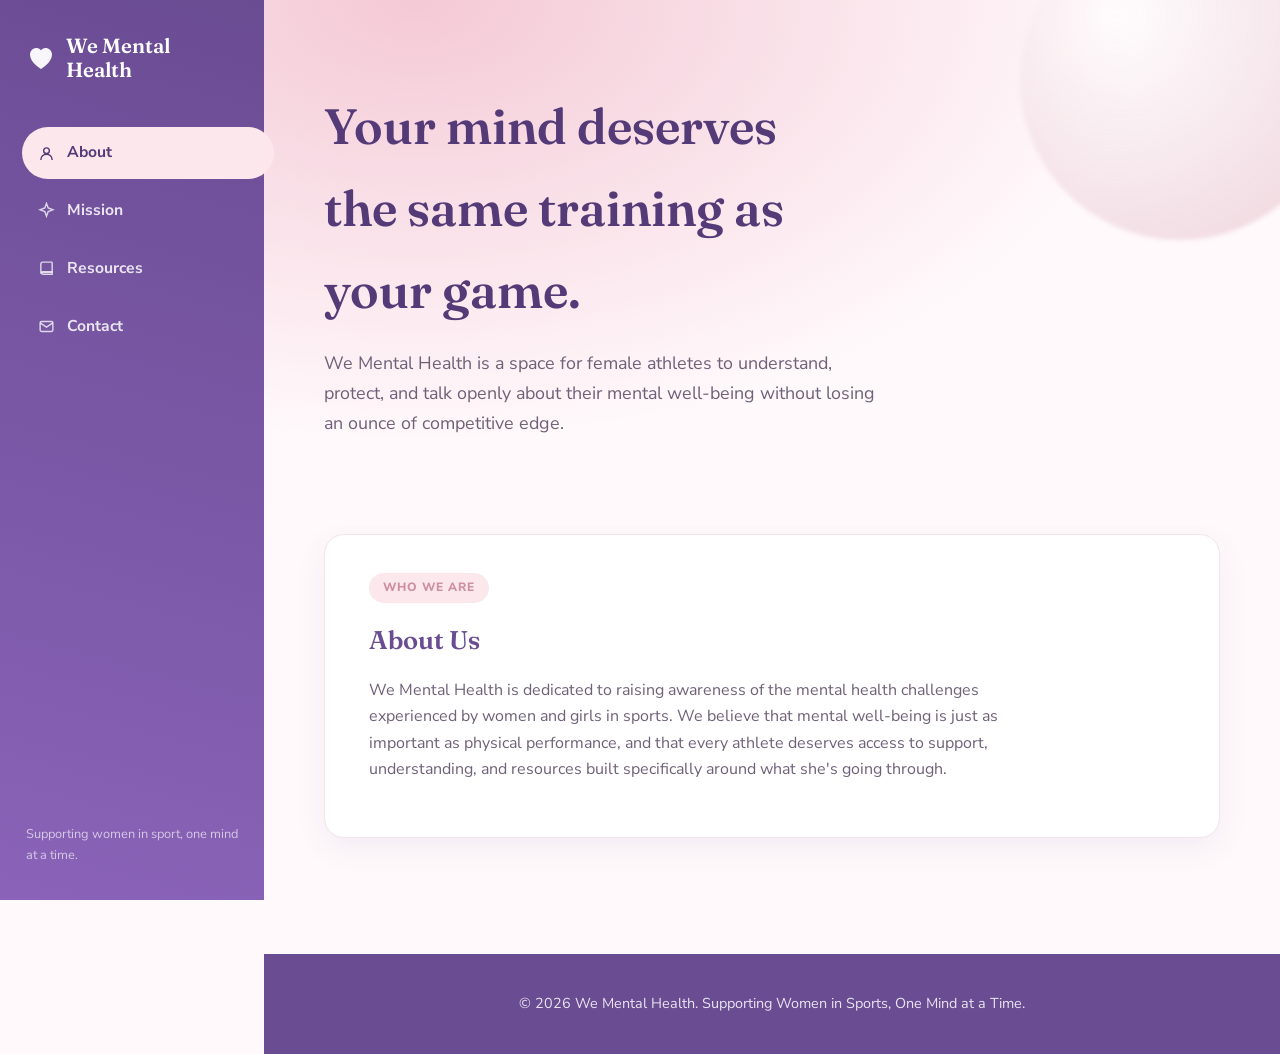
<file: index.html>
<!DOCTYPE html>
<html lang="en">
<head>
<meta charset="UTF-8">
<meta name="viewport" content="width=device-width, initial-scale=1.0">
<title>We Mental Health</title>
<link rel="preconnect" href="https://fonts.googleapis.com">
<link rel="preconnect" href="https://fonts.gstatic.com" crossorigin>
<link href="https://fonts.googleapis.com/css2?family=Fraunces:opsz,wght@9..144,500;9..144,600&family=Nunito+Sans:wght@400;600;700;800&display=swap" rel="stylesheet">
<style>
  :root{
    --plum: #6a4c93;
    --plum-deep: #543b78;
    --plum-light: #8a63b8;
    --blush: #f4c9d6;
    --blush-soft: #fbe7ec;
    --rose-gold: #cf8fa3;
    --cream: #fff9fb;
    --ink: #3a2f42;
    --ink-soft: #6e6178;
    --sidebar-w: 264px;
  }

  * { box-sizing: border-box; }

  body{
    margin: 0;
    font-family: 'Nunito Sans', sans-serif;
    background: var(--cream);
    color: var(--ink);
    line-height: 1.65;
  }

  h1, h2, h3 { font-family: 'Fraunces', serif; font-weight: 600; }

  /* ---------- Sidebar ---------- */
  .sidebar{
    position: fixed;
    top: 0; left: 0;
    width: var(--sidebar-w);
    height: 100vh;
    background: linear-gradient(195deg, var(--plum) 0%, var(--plum-light) 100%);
    color: white;
    display: flex;
    flex-direction: column;
    padding: 34px 22px;
    z-index: 100;
  }

  .brand{
    display: flex;
    align-items: center;
    gap: 10px;
    margin-bottom: 46px;
    padding-left: 4px;
  }

  .brand svg{ flex-shrink: 0; }

  .brand span{
    font-family: 'Fraunces', serif;
    font-size: 1.28rem;
    font-weight: 600;
    line-height: 1.15;
  }

  .tabs{
    list-style: none;
    margin: 0; padding: 0;
    display: flex;
    flex-direction: column;
    gap: 6px;
  }

  .tabs button{
    all: unset;
    display: flex;
    align-items: center;
    gap: 12px;
    width: 100%;
    padding: 13px 16px;
    border-radius: 30px;
    font-size: 0.98rem;
    font-weight: 700;
    color: rgba(255,255,255,0.85);
    cursor: pointer;
    transition: background 0.2s ease, color 0.2s ease;
  }

  .tabs button svg{ opacity: 0.9; flex-shrink: 0; }

  .tabs button:hover{
    background: rgba(255,255,255,0.12);
    color: white;
  }

  .tabs button.active{
    background: var(--blush-soft);
    color: var(--plum-deep);
  }

  .tabs button.active svg{ opacity: 1; }

  .sidebar-footer{
    margin-top: auto;
    padding-left: 4px;
    font-size: 0.8rem;
    color: rgba(255,255,255,0.65);
  }

  .sidebar-footer a{
    color: white;
    text-decoration: none;
    border-bottom: 1px solid rgba(255,255,255,0.4);
  }

  /* Mobile top bar */
  .mobile-bar{ display: none; }

  /* ---------- Main content ---------- */
  main{
    margin-left: var(--sidebar-w);
    min-height: 100vh;
  }

  .hero{
    position: relative;
    overflow: hidden;
    background: radial-gradient(120% 140% at 15% 0%, var(--blush) 0%, var(--cream) 60%);
    padding: 86px 60px 70px;
  }

  .hero .blob{
    position: absolute;
    top: -80px; right: -60px;
    width: 320px; height: 320px;
    border-radius: 50%;
    background: radial-gradient(circle at 30% 30%, rgba(255,255,255,0.55), rgba(207,143,163,0.35));
    filter: blur(2px);
  }

  .hero h1{
    position: relative;
    font-size: clamp(2.2rem, 4vw, 3.1rem);
    color: var(--plum-deep);
    margin: 0 0 16px;
    max-width: 14ch;
  }

  .hero p{
    position: relative;
    max-width: 52ch;
    font-size: 1.12rem;
    color: var(--ink-soft);
  }

  .panels{ padding: 8px 60px 90px; }

  .panel{ display: none; animation: fade 0.35s ease; }
  .panel.active{ display: block; }

  @keyframes fade{
    from{ opacity: 0; transform: translateY(6px); }
    to{ opacity: 1; transform: translateY(0); }
  }

  .card{
    background: white;
    border-radius: 20px;
    padding: 38px clamp(24px, 4vw, 44px);
    margin-bottom: 26px;
    box-shadow: 0 10px 30px rgba(106, 76, 147, 0.08);
    border: 1px solid #f1e4ea;
  }

  .card h2{
    color: var(--plum);
    font-size: 1.6rem;
    margin: 0 0 16px;
  }

  .card p{ color: var(--ink-soft); max-width: 68ch; }

  .accent-tag{
    display: inline-block;
    background: var(--blush-soft);
    color: var(--rose-gold);
    font-size: 0.75rem;
    font-weight: 800;
    letter-spacing: 0.08em;
    text-transform: uppercase;
    padding: 5px 14px;
    border-radius: 20px;
    margin-bottom: 16px;
  }

  .resource-list{
    list-style: none;
    margin: 10px 0 0;
    padding: 0;
    display: grid;
    grid-template-columns: repeat(auto-fill, minmax(240px, 1fr));
    gap: 14px;
  }

  .resource-list a{
    display: flex;
    align-items: center;
    gap: 12px;
    text-decoration: none;
    color: var(--ink);
    background: var(--blush-soft);
    border-radius: 14px;
    padding: 16px 18px;
    font-weight: 700;
    font-size: 0.96rem;
    transition: transform 0.18s ease, background 0.18s ease;
  }

  .resource-list a:hover{
    background: var(--blush);
    transform: translateY(-2px);
  }

  .resource-list .dot{
    width: 9px; height: 9px;
    border-radius: 50%;
    background: var(--rose-gold);
    flex-shrink: 0;
  }

  .button{
    display: inline-block;
    margin-top: 22px;
    background: var(--plum);
    color: white;
    padding: 13px 28px;
    text-decoration: none;
    border-radius: 30px;
    font-weight: 700;
    box-shadow: 0 8px 20px rgba(106,76,147,0.28);
    transition: background 0.2s ease, transform 0.2s ease;
  }

  .button:hover{ background: var(--plum-deep); transform: translateY(-1px); }

  .contact-email{
    display: inline-block;
    margin-top: 6px;
    font-weight: 700;
    color: var(--plum);
  }

  footer{
    background: var(--plum);
    color: rgba(255,255,255,0.85);
    text-align: center;
    padding: 24px;
    font-size: 0.9rem;
  }

  /* ---------- Responsive ---------- */
  @media (max-width: 880px){
    .sidebar{
      position: static;
      width: 100%;
      height: auto;
      flex-direction: row;
      align-items: center;
      padding: 16px 18px;
      gap: 18px;
      overflow-x: auto;
    }
    .brand{ margin-bottom: 0; }
    .brand span{ font-size: 1.05rem; }
    .tabs{ flex-direction: row; gap: 6px; }
    .tabs button{ padding: 10px 14px; white-space: nowrap; }
    .sidebar-footer{ display: none; }
    main{ margin-left: 0; }
    .hero{ padding: 48px 24px 40px; }
    .panels{ padding: 8px 20px 60px; }
  }
</style>
</head>
<body>

<div class="sidebar">
  <div class="brand">
    <svg width="30" height="30" viewBox="0 0 30 30" fill="none">
      <path d="M15 26C15 26 4 19.5 4 11.8C4 7.7 7.2 5 10.6 5C12.6 5 14.3 6 15 7.6C15.7 6 17.4 5 19.4 5C22.8 5 26 7.7 26 11.8C26 19.5 15 26 15 26Z" fill="white" fill-opacity="0.95"/>
    </svg>
    <span>We Mental<br>Health</span>
  </div>

  <ul class="tabs">
    <li><button type="button" class="tab-btn active" data-tab="about">
      <svg width="17" height="17" viewBox="0 0 24 24" fill="none" stroke="currentColor" stroke-width="2"><circle cx="12" cy="8" r="4"/><path d="M4 21c0-4.4 3.6-8 8-8s8 3.6 8 8"/></svg>
      About
    </button></li>
    <li><button type="button" class="tab-btn" data-tab="mission">
      <svg width="17" height="17" viewBox="0 0 24 24" fill="none" stroke="currentColor" stroke-width="2"><path d="M12 2l2.4 6.5L21 11l-6.6 2.5L12 20l-2.4-6.5L3 11l6.6-2.5z"/></svg>
      Mission
    </button></li>
    <li><button type="button" class="tab-btn" data-tab="resources">
      <svg width="17" height="17" viewBox="0 0 24 24" fill="none" stroke="currentColor" stroke-width="2"><path d="M4 19.5A2.5 2.5 0 0 1 6.5 17H20V4a1 1 0 0 0-1-1H6.5A2.5 2.5 0 0 0 4 5.5v14z"/><path d="M6.5 17H20v3H6.5a1.5 1.5 0 0 1 0-3z"/></svg>
      Resources
    </button></li>
    <li><button type="button" class="tab-btn" data-tab="contact">
      <svg width="17" height="17" viewBox="0 0 24 24" fill="none" stroke="currentColor" stroke-width="2"><rect x="3" y="5" width="18" height="14" rx="2"/><path d="M3 7l9 6 9-6"/></svg>
      Contact
    </button></li>
  </ul>

  <div class="sidebar-footer">
    Supporting women in sport, one mind at a time.
  </div>
</div>

<main>

  <div class="hero">
    <div class="blob"></div>
    <h1>Your mind deserves the same training as your game.</h1>
    <p>
      We Mental Health is a space for female athletes to understand, protect, and talk
      openly about their mental well-being without losing an ounce of competitive edge.
    </p>
  </div>

  <div class="panels">

    <section class="panel active" id="panel-about">
      <div class="card">
        <span class="accent-tag">Who we are</span>
        <h2>About Us</h2>
        <p>
          We Mental Health is dedicated to raising awareness of the mental health
          challenges experienced by women and girls in sports. We believe that mental
          well-being is just as important as physical performance, and that every
          athlete deserves access to support, understanding, and resources built
          specifically around what she's going through.
        </p>
      </div>
    </section>

    <section class="panel" id="panel-mission">
      <div class="card">
        <span class="accent-tag">What drives us</span>
        <h2>Our Mission</h2>
        <p>
          Our mission is to create a safe and inclusive space where female athletes,
          coaches, and supporters can learn, connect, and advocate for better mental
          health in sport. Together, we can break the stigma and promote healthy,
          balanced athletic careers, on and off the field.
        </p>
      </div>
    </section>

    <section class="panel" id="panel-resources">
      <div class="card">
        <span class="accent-tag">Explore</span>
        <h2>Resources</h2>
        <p>Practical reads and tools, built specifically for the pressures women in sport actually face.</p>
        <ul class="resource-list">
          <li><a href="articles.html"><span class="dot"></span>Mental Wellness Articles</a></li>
          <li><a href="stress.html"><span class="dot"></span>Stress and Anxiety Management Tips</a></li>
          <li><a href="stories.html"><span class="dot"></span>Stories from Female Athletes</a></li>
          <li><a href="selfcare.html"><span class="dot"></span>Self-Care and Mindfulness Practices</a></li>
          <li><a href="community.html"><span class="dot"></span>Community Support and Awareness Campaigns</a></li>
          <li><a href="sex-education.html"><span class="dot"></span>Sex Education</a></li>
          <li><a href="PostpartumDepression.html"><span class="dot"></span>Postpartum Depression</a></li>
        </ul>
        <button type="button" class="button" onclick="showTab('contact')">Join Our Community</button>
      </div>
    </section>

    <section class="panel" id="panel-contact">
      <div class="card">
        <span class="accent-tag">Let's talk</span>
        <h2>Contact Us</h2>
        <p>
          We'd love to hear from athletes, coaches, researchers, and supporters who
          share our vision of improving mental health in women's sports.
        </p>
        <a class="contact-email" href="mailto:wementalhealth1@gmail.com">wementalhealth1@gmail.com</a>
      </div>
    </section>

  </div>

  <footer>
    <p>&copy; 2026 We Mental Health. Supporting Women in Sports, One Mind at a Time.</p>
  </footer>

</main>

<script>
  function showTab(name){
    document.querySelectorAll('.panel').forEach(function(p){
      p.classList.toggle('active', p.id === 'panel-' + name);
    });
    document.querySelectorAll('.tab-btn').forEach(function(b){
      b.classList.toggle('active', b.dataset.tab === name);
    });
    history.replaceState(null, '', '#' + name);
  }

  document.querySelectorAll('.tab-btn').forEach(function(btn){
    btn.addEventListener('click', function(){ showTab(btn.dataset.tab); });
  });

  // support deep-linking, e.g. index.html#resources
  var initial = window.location.hash.replace('#','');
  if (['about','mission','resources','contact'].indexOf(initial) !== -1){
    showTab(initial);
  }
</script>

</body>
</html>
</file>
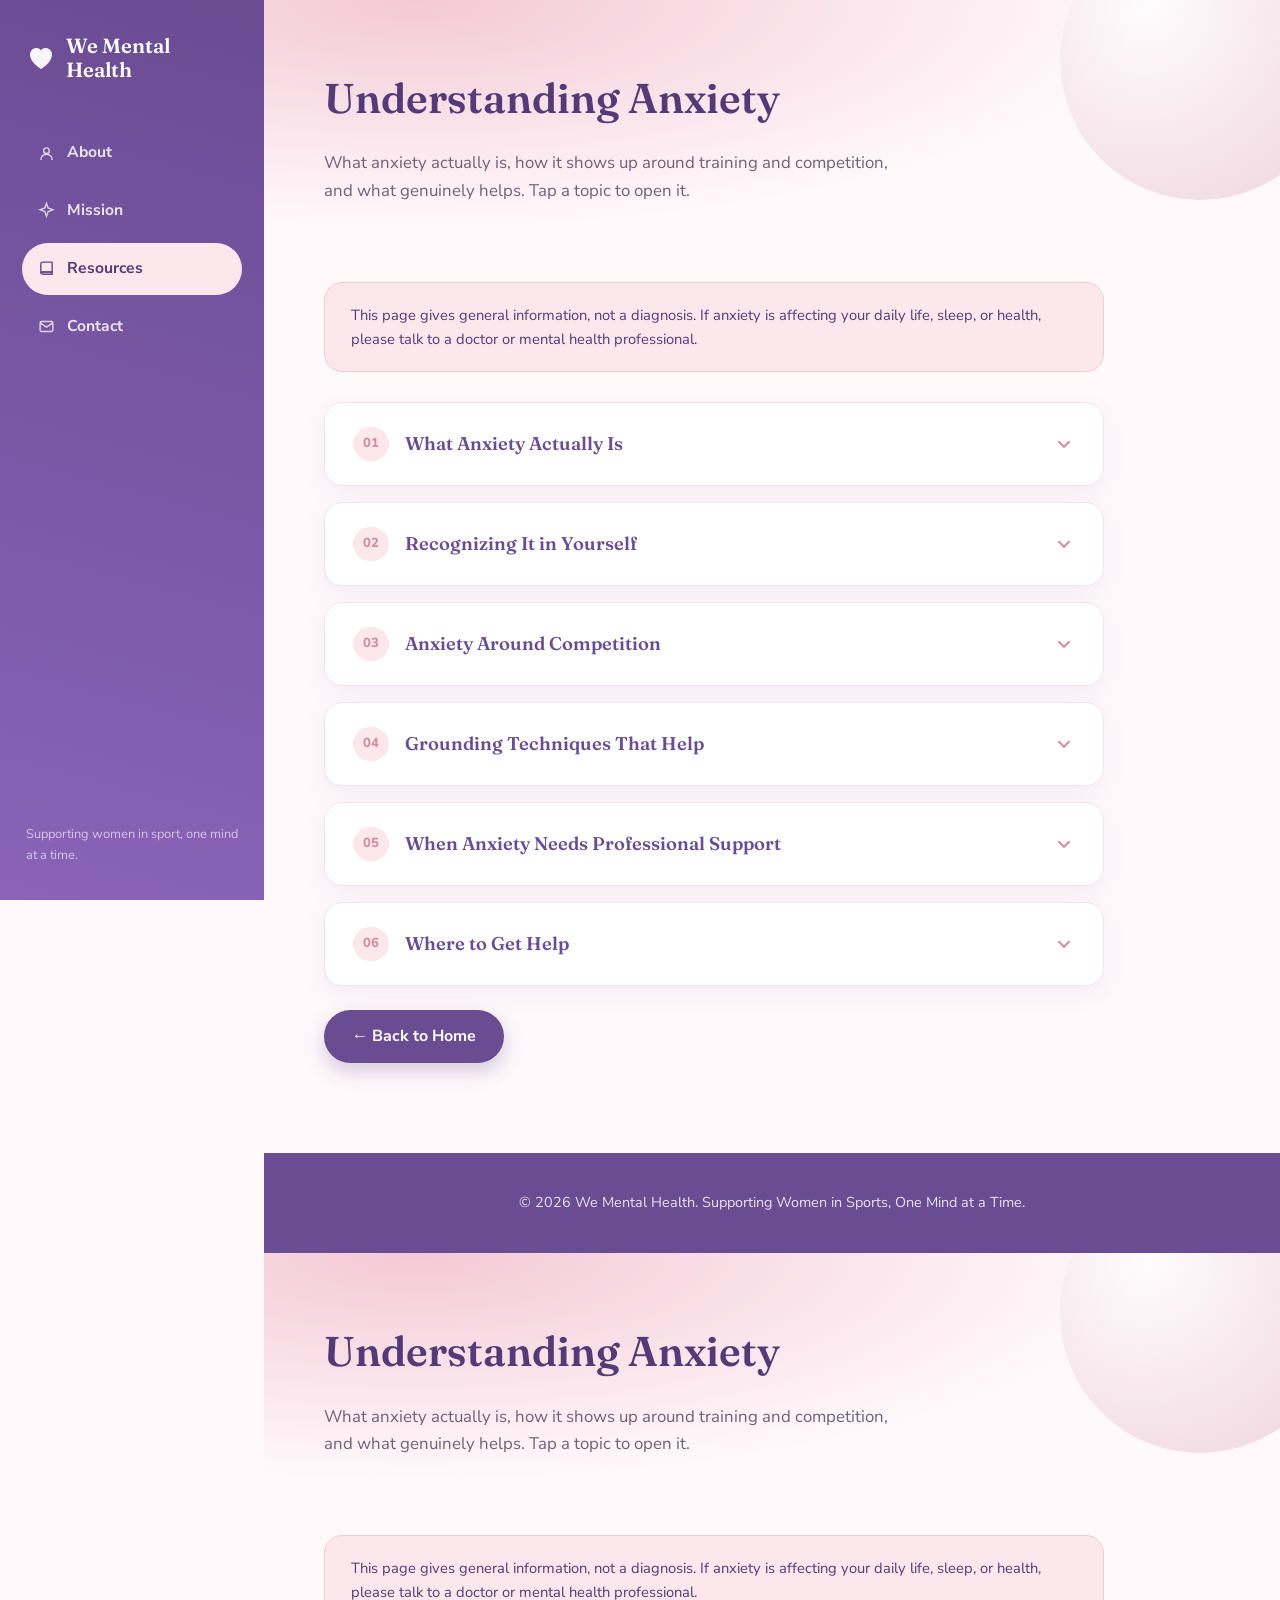
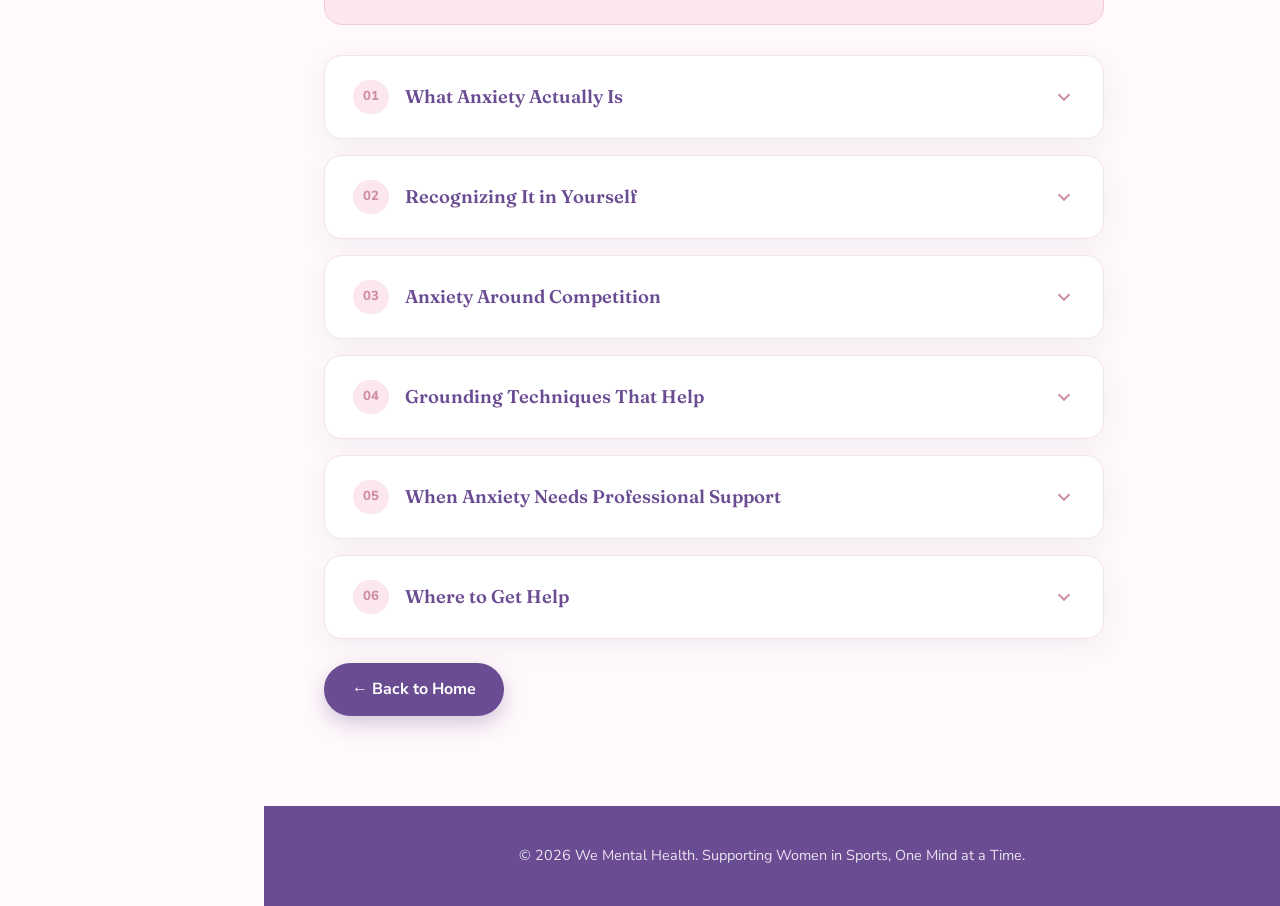
<file: Anxiety.html>
<!DOCTYPE html>
<html lang="en">
<head>
<meta charset="UTF-8">
<meta name="viewport" content="width=device-width, initial-scale=1.0">
<title>Understanding Anxiety | We Mental Health</title>
<link rel="preconnect" href="https://fonts.googleapis.com">
<link rel="preconnect" href="https://fonts.gstatic.com" crossorigin>
<link href="https://fonts.googleapis.com/css2?family=Fraunces:opsz,wght@9..144,500;9..144,600&family=Nunito+Sans:wght@400;600;700;800&display=swap" rel="stylesheet">
<style>
  :root{
    --plum: #6a4c93;
    --plum-deep: #543b78;
    --plum-light: #8a63b8;
    --blush: #f4c9d6;
    --blush-soft: #fbe7ec;
    --rose-gold: #cf8fa3;
    --cream: #fff9fb;
    --ink: #3a2f42;
    --ink-soft: #6e6178;
    --sidebar-w: 264px;
  }
  * { box-sizing: border-box; }
  body{
    margin: 0;
    font-family: 'Nunito Sans', sans-serif;
    background: var(--cream);
    color: var(--ink);
    line-height: 1.65;
  }
  h1, h2 { font-family: 'Fraunces', serif; font-weight: 600; }

  .sidebar{
    position: fixed; top: 0; left: 0;
    width: var(--sidebar-w); height: 100vh;
    background: linear-gradient(195deg, var(--plum) 0%, var(--plum-light) 100%);
    color: white;
    display: flex; flex-direction: column;
    padding: 34px 22px; z-index: 100;
  }
  .brand{ display: flex; align-items: center; gap: 10px; margin-bottom: 46px; padding-left: 4px; }
  .brand span{ font-family: 'Fraunces', serif; font-size: 1.28rem; font-weight: 600; line-height: 1.15; }
  .tabs{ list-style: none; margin: 0; padding: 0; display: flex; flex-direction: column; gap: 6px; }
  .tabs a{
    all: unset; display: flex; align-items: center; gap: 12px;
    width: 100%; padding: 13px 16px; border-radius: 30px;
    font-size: 0.98rem; font-weight: 700; color: rgba(255,255,255,0.85);
    cursor: pointer; transition: background 0.2s ease, color 0.2s ease; box-sizing: border-box;
  }
  .tabs a svg{ opacity: 0.9; flex-shrink: 0; }
  .tabs a:hover{ background: rgba(255,255,255,0.12); color: white; }
  .tabs a.active{ background: var(--blush-soft); color: var(--plum-deep); }
  .sidebar-footer{ margin-top: auto; padding-left: 4px; font-size: 0.8rem; color: rgba(255,255,255,0.65); }

  main{ margin-left: var(--sidebar-w); min-height: 100vh; }

  .page-hero{
    position: relative; overflow: hidden;
    background: radial-gradient(120% 140% at 15% 0%, var(--blush) 0%, var(--cream) 60%);
    padding: 64px 60px 50px;
  }
  .page-hero .blob{
    position: absolute; top: -80px; right: -60px; width: 280px; height: 280px;
    border-radius: 50%;
    background: radial-gradient(circle at 30% 30%, rgba(255,255,255,0.55), rgba(207,143,163,0.35));
  }
  .page-hero h1{ position: relative; font-size: clamp(1.9rem, 3.4vw, 2.6rem); color: var(--plum-deep); margin: 0 0 12px; max-width: 22ch; }
  .page-hero p{ position: relative; max-width: 58ch; font-size: 1.05rem; color: var(--ink-soft); }

  .content{ padding: 10px 60px 90px; max-width: 900px; }

  .info-banner{
    background: var(--blush-soft);
    border: 1px solid var(--blush);
    border-radius: 18px;
    padding: 20px 26px;
    margin-bottom: 30px;
    font-size: 0.92rem;
    color: var(--plum-deep);
  }

  .accordion-item{
    background: white; border-radius: 18px; margin-bottom: 16px;
    box-shadow: 0 8px 24px rgba(106,76,147,0.07); border: 1px solid #f1e4ea; overflow: hidden;
  }
  .accordion-header{
    all: unset; display: flex; align-items: center; gap: 16px;
    width: 100%; padding: 24px 28px; cursor: pointer; box-sizing: border-box;
  }
  .accordion-header .num{
    display: inline-flex; align-items: center; justify-content: center;
    min-width: 34px; height: 34px; padding: 0 10px;
    background: var(--blush-soft); color: var(--rose-gold);
    font-weight: 800; font-size: 0.82rem; border-radius: 20px; flex-shrink: 0;
  }
  .accordion-header .title{ flex: 1; font-family: 'Fraunces', serif; font-weight: 600; font-size: 1.15rem; color: var(--plum); }
  .accordion-header .chevron{ flex-shrink: 0; width: 22px; height: 22px; color: var(--rose-gold); transition: transform 0.25s ease; }
  .accordion-item.open .chevron{ transform: rotate(180deg); }

  .accordion-panel{ max-height: 0; overflow: hidden; transition: max-height 0.32s ease; }
  .accordion-panel-inner{ padding: 0 28px 26px 78px; }
  .accordion-panel-inner p{ color: var(--ink-soft); max-width: 66ch; }
  .accordion-panel-inner ul{ margin-top: 12px; padding-left: 20px; color: var(--ink-soft); max-width: 62ch; }
  .accordion-panel-inner li{ margin-bottom: 8px; }
  .accordion-panel-inner a{ color: var(--plum); font-weight: 700; }

  .button{
    display: inline-block; margin-top: 8px; background: var(--plum); color: white;
    padding: 13px 28px; text-decoration: none; border-radius: 30px; font-weight: 700;
    box-shadow: 0 8px 20px rgba(106,76,147,0.28); transition: background 0.2s ease, transform 0.2s ease;
  }
  .button:hover{ background: var(--plum-deep); transform: translateY(-1px); }

  footer{ background: var(--plum); color: rgba(255,255,255,0.85); text-align: center; padding: 24px; font-size: 0.9rem; }

  @media (max-width: 880px){
    .sidebar{ position: static; width: 100%; height: auto; flex-direction: row; align-items: center; padding: 16px 18px; gap: 18px; overflow-x: auto; }
    .brand{ margin-bottom: 0; }
    .brand span{ font-size: 1.05rem; }
    .tabs{ flex-direction: row; gap: 6px; }
    .tabs a{ padding: 10px 14px; white-space: nowrap; }
    .sidebar-footer{ display: none; }
    main{ margin-left: 0; }
    .page-hero{ padding: 40px 22px 32px; }
    .content{ padding: 6px 22px 70px; }
    .accordion-panel-inner{ padding-left: 28px; }
  }
</style>
</head>
<body>

<div class="sidebar">
  <div class="brand">
    <svg width="30" height="30" viewBox="0 0 30 30" fill="none">
      <path d="M15 26C15 26 4 19.5 4 11.8C4 7.7 7.2 5 10.6 5C12.6 5 14.3 6 15 7.6C15.7 6 17.4 5 19.4 5C22.8 5 26 7.7 26 11.8C26 19.5 15 26 15 26Z" fill="white" fill-opacity="0.95"/>
    </svg>
    <span>We Mental<br>Health</span>
  </div>
  <ul class="tabs">
    <li><a href="index.html#about"><svg width="17" height="17" viewBox="0 0 24 24" fill="none" stroke="currentColor" stroke-width="2"><circle cx="12" cy="8" r="4"/><path d="M4 21c0-4.4 3.6-8 8-8s8 3.6 8 8"/></svg>About</a></li>
    <li><a href="index.html#mission"><svg width="17" height="17" viewBox="0 0 24 24" fill="none" stroke="currentColor" stroke-width="2"><path d="M12 2l2.4 6.5L21 11l-6.6 2.5L12 20l-2.4-6.5L3 11l6.6-2.5z"/></svg>Mission</a></li>
    <li><a href="index.html#resources" class="active"><svg width="17" height="17" viewBox="0 0 24 24" fill="none" stroke="currentColor" stroke-width="2"><path d="M4 19.5A2.5 2.5 0 0 1 6.5 17H20V4a1 1 0 0 0-1-1H6.5A2.5 2.5 0 0 0 4 5.5v14z"/><path d="M6.5 17H20v3H6.5a1.5 1.5 0 0 1 0-3z"/></svg>Resources</a></li>
    <li><a href="index.html#contact"><svg width="17" height="17" viewBox="0 0 24 24" fill="none" stroke="currentColor" stroke-width="2"><rect x="3" y="5" width="18" height="14" rx="2"/><path d="M3 7l9 6 9-6"/></svg>Contact</a></li>
  </ul>
  <div class="sidebar-footer">Supporting women in sport, one mind at a time.</div>
</div>

<main>
  <div class="page-hero">
    <div class="blob"></div>
    <h1>Understanding Anxiety</h1>
    <p>What anxiety actually is, how it shows up around training and competition, and what genuinely helps. Tap a topic to open it.</p>
  </div>

  <div class="content">

    <div class="info-banner">
      This page gives general information, not a diagnosis. If anxiety is affecting your daily life, sleep, or health, please talk to a doctor or mental health professional.
    </div>

    <div class="accordion-item">
      <button class="accordion-header" type="button">
        <span class="num">01</span>
        <span class="title">What Anxiety Actually Is</span>
        <svg class="chevron" viewBox="0 0 24 24" fill="none" stroke="currentColor" stroke-width="2.2"><path d="M6 9l6 6 6-6"/></svg>
      </button>
      <div class="accordion-panel">
        <div class="accordion-panel-inner">
          <p>Anxiety is your body's alarm system — a stress response designed to prepare you for danger. In small doses before competition, it can sharpen focus. The problem isn't that anxiety exists; it's when the alarm goes off too often, too intensely, or without a clear trigger.</p>
          <ul>
            <li>Common physical signs: racing heart, tight chest, shallow breathing, restlessness, upset stomach</li>
            <li>Common mental signs: racing thoughts, difficulty concentrating, expecting the worst, feeling on edge</li>
            <li>Occasional anxiety before a big match is normal. Anxiety that shows up constantly, or without an obvious cause, is worth paying attention to</li>
          </ul>
        </div>
      </div>
    </div>

    <div class="accordion-item">
      <button class="accordion-header" type="button">
        <span class="num">02</span>
        <span class="title">Recognizing It in Yourself</span>
        <svg class="chevron" viewBox="0 0 24 24" fill="none" stroke="currentColor" stroke-width="2.2"><path d="M6 9l6 6 6-6"/></svg>
      </button>
      <div class="accordion-panel">
        <div class="accordion-panel-inner">
          <p>Anxiety doesn't always look like panic. Sometimes it looks like over-preparing, avoiding situations altogether, irritability, or trouble sleeping the night before something important.</p>
          <ul>
            <li>Notice patterns: does it show up before specific events, or does it feel constant?</li>
            <li>Notice what you do in response: do you avoid things, over-control things, or push through and crash afterward?</li>
            <li>None of these responses make you weak — they're just data about what your anxiety is trying to protect you from</li>
          </ul>
        </div>
      </div>
    </div>

    <div class="accordion-item">
      <button class="accordion-header" type="button">
        <span class="num">03</span>
        <span class="title">Anxiety Around Competition</span>
        <svg class="chevron" viewBox="0 0 24 24" fill="none" stroke="currentColor" stroke-width="2.2"><path d="M6 9l6 6 6-6"/></svg>
      </button>
      <div class="accordion-panel">
        <div class="accordion-panel-inner">
          <p>Performance anxiety is extremely common among athletes at every level — it doesn't mean you're not cut out for competition, it means the stakes feel real to you.</p>
          <ul>
            <li>A racing heart before a match is often the same physical sensation as excitement — how you interpret it can shape how it affects you</li>
            <li>Preparation helps, but over-preparing to the point of exhaustion usually increases anxiety rather than reducing it</li>
            <li>If anxiety is consistently affecting your performance or your enjoyment of your sport, a sports psychologist can help — this is a normal, common resource for athletes, not a last resort</li>
          </ul>
        </div>
      </div>
    </div>

    <div class="accordion-item">
      <button class="accordion-header" type="button">
        <span class="num">04</span>
        <span class="title">Grounding Techniques That Help</span>
        <svg class="chevron" viewBox="0 0 24 24" fill="none" stroke="currentColor" stroke-width="2.2"><path d="M6 9l6 6 6-6"/></svg>
      </button>
      <div class="accordion-panel">
        <div class="accordion-panel-inner">
          <p>Grounding techniques work by giving your mind something concrete to focus on, which interrupts the spiral of anxious thoughts.</p>
          <ul>
            <li><strong>Slow breathing:</strong> inhale for 4 seconds, hold for 4, exhale for 6 — repeat for a minute or two</li>
            <li><strong>5-4-3-2-1 method:</strong> name 5 things you can see, 4 you can hear, 3 you can touch, 2 you can smell, 1 you can taste</li>
            <li><strong>Naming it out loud:</strong> simply saying "I'm feeling anxious right now" to yourself or someone else can reduce its intensity</li>
            <li>These are meant to calm the moment, not fix the underlying cause — if anxiety keeps returning, that's worth addressing with a professional</li>
          </ul>
        </div>
      </div>
    </div>

    <div class="accordion-item">
      <button class="accordion-header" type="button">
        <span class="num">05</span>
        <span class="title">When Anxiety Needs Professional Support</span>
        <svg class="chevron" viewBox="0 0 24 24" fill="none" stroke="currentColor" stroke-width="2.2"><path d="M6 9l6 6 6-6"/></svg>
      </button>
      <div class="accordion-panel">
        <div class="accordion-panel-inner">
          <p>It's time to talk to a professional when anxiety starts running your decisions rather than just being a feeling you notice.</p>
          <ul>
            <li>You're avoiding training, competitions, or normal daily activities because of it</li>
            <li>It's disrupting your sleep, appetite, or ability to concentrate most days</li>
            <li>It's not going away with rest, time, or the techniques above</li>
            <li>Seeking help early tends to be far more effective than waiting until it feels unmanageable</li>
          </ul>
        </div>
      </div>
    </div>

    <div class="accordion-item">
      <button class="accordion-header" type="button">
        <span class="num">06</span>
        <span class="title">Where to Get Help</span>
        <svg class="chevron" viewBox="0 0 24 24" fill="none" stroke="currentColor" stroke-width="2.2"><path d="M6 9l6 6 6-6"/></svg>
      </button>
      <div class="accordion-panel">
        <div class="accordion-panel-inner">
          <p>You don't have to figure this out alone, and reaching out isn't a sign of weakness.</p>
          <ul>
            <li>Our <a href="community.html">Community Support page</a> has a confidential way to reach out, plus local mental health resources by country</li>
            <li>A doctor, school counselor, or team medical staff can refer you to a mental health professional</li>
            <li>If anxiety ever comes with thoughts of harming yourself, please treat that as urgent and use the emergency resources on the Community page right away</li>
          </ul>
        </div>
      </div>
    </div>

    <a href="index.html" class="button">← Back to Home</a>
  </div>

  <footer>
    <p>&copy; 2026 We Mental Health. Supporting Women in Sports, One Mind at a Time.</p>
  </footer>
</main>

<script>
  document.querySelectorAll('.accordion-header').forEach(function(btn){
    btn.addEventListener('click', function(){
      var item = btn.closest('.accordion-item');
      var panel = item.querySelector('.accordion-panel');
      var isOpen = item.classList.contains('open');
      if (isOpen){
        panel.style.maxHeight = null;
        item.classList.remove('open');
      } else {
        item.classList.add('open');
        panel.style.maxHeight = panel.scrollHeight + 'px';
      }
    });
  });
</script>

</body>
</html><!DOCTYPE html>
<html lang="en">
<head>
<meta charset="UTF-8">
<meta name="viewport" content="width=device-width, initial-scale=1.0">
<title>Understanding Anxiety | We Mental Health</title>
<link rel="preconnect" href="https://fonts.googleapis.com">
<link rel="preconnect" href="https://fonts.gstatic.com" crossorigin>
<link href="https://fonts.googleapis.com/css2?family=Fraunces:opsz,wght@9..144,500;9..144,600&family=Nunito+Sans:wght@400;600;700;800&display=swap" rel="stylesheet">
<style>
  :root{
    --plum: #6a4c93;
    --plum-deep: #543b78;
    --plum-light: #8a63b8;
    --blush: #f4c9d6;
    --blush-soft: #fbe7ec;
    --rose-gold: #cf8fa3;
    --cream: #fff9fb;
    --ink: #3a2f42;
    --ink-soft: #6e6178;
    --sidebar-w: 264px;
  }
  * { box-sizing: border-box; }
  body{
    margin: 0;
    font-family: 'Nunito Sans', sans-serif;
    background: var(--cream);
    color: var(--ink);
    line-height: 1.65;
  }
  h1, h2 { font-family: 'Fraunces', serif; font-weight: 600; }

  .sidebar{
    position: fixed; top: 0; left: 0;
    width: var(--sidebar-w); height: 100vh;
    background: linear-gradient(195deg, var(--plum) 0%, var(--plum-light) 100%);
    color: white;
    display: flex; flex-direction: column;
    padding: 34px 22px; z-index: 100;
  }
  .brand{ display: flex; align-items: center; gap: 10px; margin-bottom: 46px; padding-left: 4px; }
  .brand span{ font-family: 'Fraunces', serif; font-size: 1.28rem; font-weight: 600; line-height: 1.15; }
  .tabs{ list-style: none; margin: 0; padding: 0; display: flex; flex-direction: column; gap: 6px; }
  .tabs a{
    all: unset; display: flex; align-items: center; gap: 12px;
    width: 100%; padding: 13px 16px; border-radius: 30px;
    font-size: 0.98rem; font-weight: 700; color: rgba(255,255,255,0.85);
    cursor: pointer; transition: background 0.2s ease, color 0.2s ease; box-sizing: border-box;
  }
  .tabs a svg{ opacity: 0.9; flex-shrink: 0; }
  .tabs a:hover{ background: rgba(255,255,255,0.12); color: white; }
  .tabs a.active{ background: var(--blush-soft); color: var(--plum-deep); }
  .sidebar-footer{ margin-top: auto; padding-left: 4px; font-size: 0.8rem; color: rgba(255,255,255,0.65); }

  main{ margin-left: var(--sidebar-w); min-height: 100vh; }

  .page-hero{
    position: relative; overflow: hidden;
    background: radial-gradient(120% 140% at 15% 0%, var(--blush) 0%, var(--cream) 60%);
    padding: 64px 60px 50px;
  }
  .page-hero .blob{
    position: absolute; top: -80px; right: -60px; width: 280px; height: 280px;
    border-radius: 50%;
    background: radial-gradient(circle at 30% 30%, rgba(255,255,255,0.55), rgba(207,143,163,0.35));
  }
  .page-hero h1{ position: relative; font-size: clamp(1.9rem, 3.4vw, 2.6rem); color: var(--plum-deep); margin: 0 0 12px; max-width: 22ch; }
  .page-hero p{ position: relative; max-width: 58ch; font-size: 1.05rem; color: var(--ink-soft); }

  .content{ padding: 10px 60px 90px; max-width: 900px; }

  .info-banner{
    background: var(--blush-soft);
    border: 1px solid var(--blush);
    border-radius: 18px;
    padding: 20px 26px;
    margin-bottom: 30px;
    font-size: 0.92rem;
    color: var(--plum-deep);
  }

  .accordion-item{
    background: white; border-radius: 18px; margin-bottom: 16px;
    box-shadow: 0 8px 24px rgba(106,76,147,0.07); border: 1px solid #f1e4ea; overflow: hidden;
  }
  .accordion-header{
    all: unset; display: flex; align-items: center; gap: 16px;
    width: 100%; padding: 24px 28px; cursor: pointer; box-sizing: border-box;
  }
  .accordion-header .num{
    display: inline-flex; align-items: center; justify-content: center;
    min-width: 34px; height: 34px; padding: 0 10px;
    background: var(--blush-soft); color: var(--rose-gold);
    font-weight: 800; font-size: 0.82rem; border-radius: 20px; flex-shrink: 0;
  }
  .accordion-header .title{ flex: 1; font-family: 'Fraunces', serif; font-weight: 600; font-size: 1.15rem; color: var(--plum); }
  .accordion-header .chevron{ flex-shrink: 0; width: 22px; height: 22px; color: var(--rose-gold); transition: transform 0.25s ease; }
  .accordion-item.open .chevron{ transform: rotate(180deg); }

  .accordion-panel{ max-height: 0; overflow: hidden; transition: max-height 0.32s ease; }
  .accordion-panel-inner{ padding: 0 28px 26px 78px; }
  .accordion-panel-inner p{ color: var(--ink-soft); max-width: 66ch; }
  .accordion-panel-inner ul{ margin-top: 12px; padding-left: 20px; color: var(--ink-soft); max-width: 62ch; }
  .accordion-panel-inner li{ margin-bottom: 8px; }
  .accordion-panel-inner a{ color: var(--plum); font-weight: 700; }

  .button{
    display: inline-block; margin-top: 8px; background: var(--plum); color: white;
    padding: 13px 28px; text-decoration: none; border-radius: 30px; font-weight: 700;
    box-shadow: 0 8px 20px rgba(106,76,147,0.28); transition: background 0.2s ease, transform 0.2s ease;
  }
  .button:hover{ background: var(--plum-deep); transform: translateY(-1px); }

  footer{ background: var(--plum); color: rgba(255,255,255,0.85); text-align: center; padding: 24px; font-size: 0.9rem; }

  @media (max-width: 880px){
    .sidebar{ position: static; width: 100%; height: auto; flex-direction: row; align-items: center; padding: 16px 18px; gap: 18px; overflow-x: auto; }
    .brand{ margin-bottom: 0; }
    .brand span{ font-size: 1.05rem; }
    .tabs{ flex-direction: row; gap: 6px; }
    .tabs a{ padding: 10px 14px; white-space: nowrap; }
    .sidebar-footer{ display: none; }
    main{ margin-left: 0; }
    .page-hero{ padding: 40px 22px 32px; }
    .content{ padding: 6px 22px 70px; }
    .accordion-panel-inner{ padding-left: 28px; }
  }
</style>
</head>
<body>

<div class="sidebar">
  <div class="brand">
    <svg width="30" height="30" viewBox="0 0 30 30" fill="none">
      <path d="M15 26C15 26 4 19.5 4 11.8C4 7.7 7.2 5 10.6 5C12.6 5 14.3 6 15 7.6C15.7 6 17.4 5 19.4 5C22.8 5 26 7.7 26 11.8C26 19.5 15 26 15 26Z" fill="white" fill-opacity="0.95"/>
    </svg>
    <span>We Mental<br>Health</span>
  </div>
  <ul class="tabs">
    <li><a href="index.html#about"><svg width="17" height="17" viewBox="0 0 24 24" fill="none" stroke="currentColor" stroke-width="2"><circle cx="12" cy="8" r="4"/><path d="M4 21c0-4.4 3.6-8 8-8s8 3.6 8 8"/></svg>About</a></li>
    <li><a href="index.html#mission"><svg width="17" height="17" viewBox="0 0 24 24" fill="none" stroke="currentColor" stroke-width="2"><path d="M12 2l2.4 6.5L21 11l-6.6 2.5L12 20l-2.4-6.5L3 11l6.6-2.5z"/></svg>Mission</a></li>
    <li><a href="index.html#resources" class="active"><svg width="17" height="17" viewBox="0 0 24 24" fill="none" stroke="currentColor" stroke-width="2"><path d="M4 19.5A2.5 2.5 0 0 1 6.5 17H20V4a1 1 0 0 0-1-1H6.5A2.5 2.5 0 0 0 4 5.5v14z"/><path d="M6.5 17H20v3H6.5a1.5 1.5 0 0 1 0-3z"/></svg>Resources</a></li>
    <li><a href="index.html#contact"><svg width="17" height="17" viewBox="0 0 24 24" fill="none" stroke="currentColor" stroke-width="2"><rect x="3" y="5" width="18" height="14" rx="2"/><path d="M3 7l9 6 9-6"/></svg>Contact</a></li>
  </ul>
  <div class="sidebar-footer">Supporting women in sport, one mind at a time.</div>
</div>

<main>
  <div class="page-hero">
    <div class="blob"></div>
    <h1>Understanding Anxiety</h1>
    <p>What anxiety actually is, how it shows up around training and competition, and what genuinely helps. Tap a topic to open it.</p>
  </div>

  <div class="content">

    <div class="info-banner">
      This page gives general information, not a diagnosis. If anxiety is affecting your daily life, sleep, or health, please talk to a doctor or mental health professional.
    </div>

    <div class="accordion-item">
      <button class="accordion-header" type="button">
        <span class="num">01</span>
        <span class="title">What Anxiety Actually Is</span>
        <svg class="chevron" viewBox="0 0 24 24" fill="none" stroke="currentColor" stroke-width="2.2"><path d="M6 9l6 6 6-6"/></svg>
      </button>
      <div class="accordion-panel">
        <div class="accordion-panel-inner">
          <p>Anxiety is your body's alarm system — a stress response designed to prepare you for danger. In small doses before competition, it can sharpen focus. The problem isn't that anxiety exists; it's when the alarm goes off too often, too intensely, or without a clear trigger.</p>
          <ul>
            <li>Common physical signs: racing heart, tight chest, shallow breathing, restlessness, upset stomach</li>
            <li>Common mental signs: racing thoughts, difficulty concentrating, expecting the worst, feeling on edge</li>
            <li>Occasional anxiety before a big match is normal. Anxiety that shows up constantly, or without an obvious cause, is worth paying attention to</li>
          </ul>
        </div>
      </div>
    </div>

    <div class="accordion-item">
      <button class="accordion-header" type="button">
        <span class="num">02</span>
        <span class="title">Recognizing It in Yourself</span>
        <svg class="chevron" viewBox="0 0 24 24" fill="none" stroke="currentColor" stroke-width="2.2"><path d="M6 9l6 6 6-6"/></svg>
      </button>
      <div class="accordion-panel">
        <div class="accordion-panel-inner">
          <p>Anxiety doesn't always look like panic. Sometimes it looks like over-preparing, avoiding situations altogether, irritability, or trouble sleeping the night before something important.</p>
          <ul>
            <li>Notice patterns: does it show up before specific events, or does it feel constant?</li>
            <li>Notice what you do in response: do you avoid things, over-control things, or push through and crash afterward?</li>
            <li>None of these responses make you weak — they're just data about what your anxiety is trying to protect you from</li>
          </ul>
        </div>
      </div>
    </div>

    <div class="accordion-item">
      <button class="accordion-header" type="button">
        <span class="num">03</span>
        <span class="title">Anxiety Around Competition</span>
        <svg class="chevron" viewBox="0 0 24 24" fill="none" stroke="currentColor" stroke-width="2.2"><path d="M6 9l6 6 6-6"/></svg>
      </button>
      <div class="accordion-panel">
        <div class="accordion-panel-inner">
          <p>Performance anxiety is extremely common among athletes at every level — it doesn't mean you're not cut out for competition, it means the stakes feel real to you.</p>
          <ul>
            <li>A racing heart before a match is often the same physical sensation as excitement — how you interpret it can shape how it affects you</li>
            <li>Preparation helps, but over-preparing to the point of exhaustion usually increases anxiety rather than reducing it</li>
            <li>If anxiety is consistently affecting your performance or your enjoyment of your sport, a sports psychologist can help — this is a normal, common resource for athletes, not a last resort</li>
          </ul>
        </div>
      </div>
    </div>

    <div class="accordion-item">
      <button class="accordion-header" type="button">
        <span class="num">04</span>
        <span class="title">Grounding Techniques That Help</span>
        <svg class="chevron" viewBox="0 0 24 24" fill="none" stroke="currentColor" stroke-width="2.2"><path d="M6 9l6 6 6-6"/></svg>
      </button>
      <div class="accordion-panel">
        <div class="accordion-panel-inner">
          <p>Grounding techniques work by giving your mind something concrete to focus on, which interrupts the spiral of anxious thoughts.</p>
          <ul>
            <li><strong>Slow breathing:</strong> inhale for 4 seconds, hold for 4, exhale for 6 — repeat for a minute or two</li>
            <li><strong>5-4-3-2-1 method:</strong> name 5 things you can see, 4 you can hear, 3 you can touch, 2 you can smell, 1 you can taste</li>
            <li><strong>Naming it out loud:</strong> simply saying "I'm feeling anxious right now" to yourself or someone else can reduce its intensity</li>
            <li>These are meant to calm the moment, not fix the underlying cause — if anxiety keeps returning, that's worth addressing with a professional</li>
          </ul>
        </div>
      </div>
    </div>

    <div class="accordion-item">
      <button class="accordion-header" type="button">
        <span class="num">05</span>
        <span class="title">When Anxiety Needs Professional Support</span>
        <svg class="chevron" viewBox="0 0 24 24" fill="none" stroke="currentColor" stroke-width="2.2"><path d="M6 9l6 6 6-6"/></svg>
      </button>
      <div class="accordion-panel">
        <div class="accordion-panel-inner">
          <p>It's time to talk to a professional when anxiety starts running your decisions rather than just being a feeling you notice.</p>
          <ul>
            <li>You're avoiding training, competitions, or normal daily activities because of it</li>
            <li>It's disrupting your sleep, appetite, or ability to concentrate most days</li>
            <li>It's not going away with rest, time, or the techniques above</li>
            <li>Seeking help early tends to be far more effective than waiting until it feels unmanageable</li>
          </ul>
        </div>
      </div>
    </div>

    <div class="accordion-item">
      <button class="accordion-header" type="button">
        <span class="num">06</span>
        <span class="title">Where to Get Help</span>
        <svg class="chevron" viewBox="0 0 24 24" fill="none" stroke="currentColor" stroke-width="2.2"><path d="M6 9l6 6 6-6"/></svg>
      </button>
      <div class="accordion-panel">
        <div class="accordion-panel-inner">
          <p>You don't have to figure this out alone, and reaching out isn't a sign of weakness.</p>
          <ul>
            <li>Our <a href="community.html">Community Support page</a> has a confidential way to reach out, plus local mental health resources by country</li>
            <li>A doctor, school counselor, or team medical staff can refer you to a mental health professional</li>
            <li>If anxiety ever comes with thoughts of harming yourself, please treat that as urgent and use the emergency resources on the Community page right away</li>
          </ul>
        </div>
      </div>
    </div>

    <a href="index.html" class="button">← Back to Home</a>
  </div>

  <footer>
    <p>&copy; 2026 We Mental Health. Supporting Women in Sports, One Mind at a Time.</p>
  </footer>
</main>

<script>
  document.querySelectorAll('.accordion-header').forEach(function(btn){
    btn.addEventListener('click', function(){
      var item = btn.closest('.accordion-item');
      var panel = item.querySelector('.accordion-panel');
      var isOpen = item.classList.contains('open');
      if (isOpen){
        panel.style.maxHeight = null;
        item.classList.remove('open');
      } else {
        item.classList.add('open');
        panel.style.maxHeight = panel.scrollHeight + 'px';
      }
    });
  });
</script>

</body>
</html>
</file>
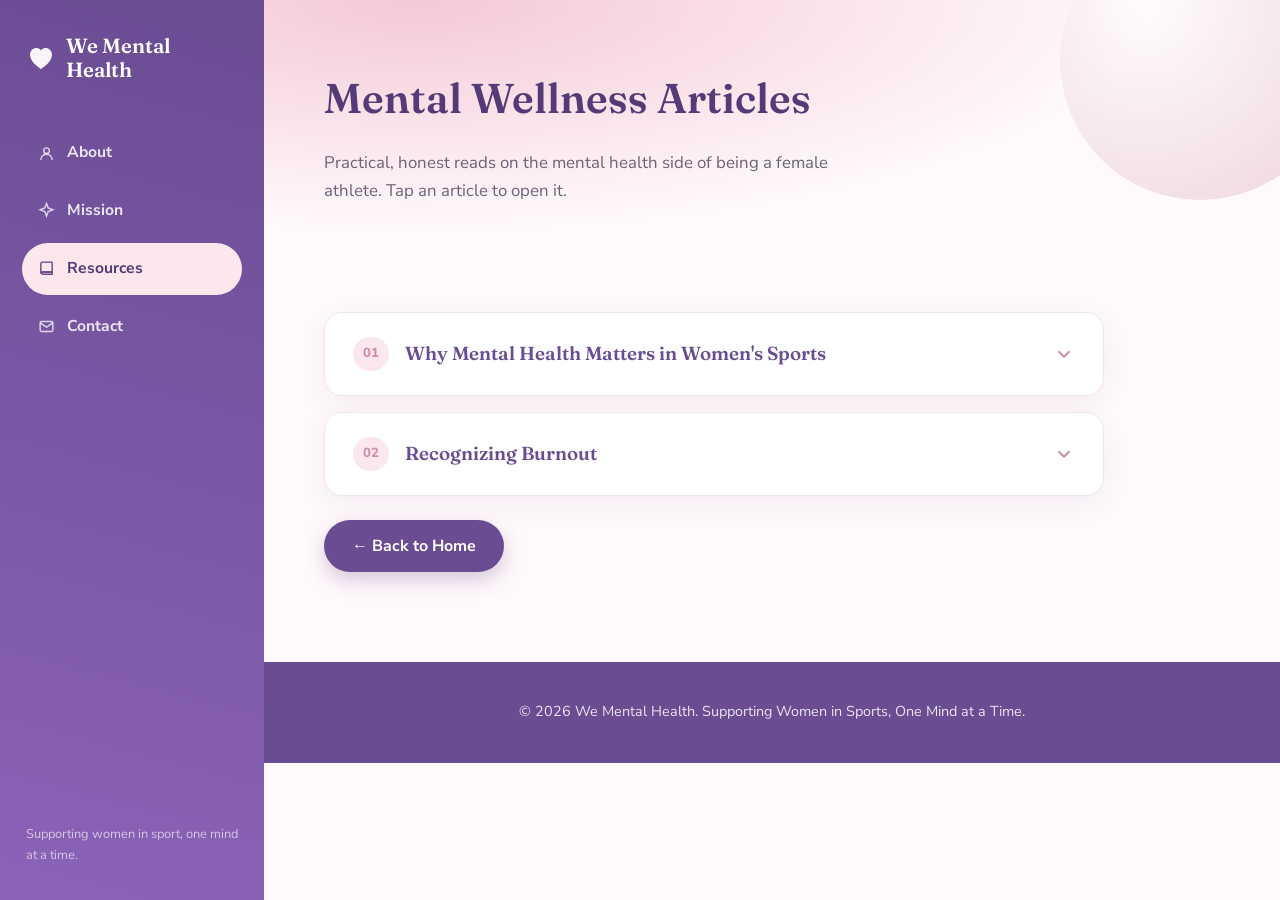
<file: articles.html>
<!DOCTYPE html>
<html lang="en">
<head>
<meta charset="UTF-8">
<meta name="viewport" content="width=device-width, initial-scale=1.0">
<title>Mental Wellness Articles | We Mental Health</title>
<link rel="preconnect" href="https://fonts.googleapis.com">
<link rel="preconnect" href="https://fonts.gstatic.com" crossorigin>
<link href="https://fonts.googleapis.com/css2?family=Fraunces:opsz,wght@9..144,500;9..144,600&family=Nunito+Sans:wght@400;600;700;800&display=swap" rel="stylesheet">
<style>
  :root{
    --plum: #6a4c93;
    --plum-deep: #543b78;
    --plum-light: #8a63b8;
    --blush: #f4c9d6;
    --blush-soft: #fbe7ec;
    --rose-gold: #cf8fa3;
    --cream: #fff9fb;
    --ink: #3a2f42;
    --ink-soft: #6e6178;
    --sidebar-w: 264px;
  }
  * { box-sizing: border-box; }
  body{
    margin: 0;
    font-family: 'Nunito Sans', sans-serif;
    background: var(--cream);
    color: var(--ink);
    line-height: 1.65;
  }
  h1, h2 { font-family: 'Fraunces', serif; font-weight: 600; }

  /* ---------- Sidebar (shared across site) ---------- */
  .sidebar{
    position: fixed;
    top: 0; left: 0;
    width: var(--sidebar-w);
    height: 100vh;
    background: linear-gradient(195deg, var(--plum) 0%, var(--plum-light) 100%);
    color: white;
    display: flex;
    flex-direction: column;
    padding: 34px 22px;
    z-index: 100;
  }
  .brand{
    display: flex;
    align-items: center;
    gap: 10px;
    margin-bottom: 46px;
    padding-left: 4px;
  }
  .brand span{
    font-family: 'Fraunces', serif;
    font-size: 1.28rem;
    font-weight: 600;
    line-height: 1.15;
  }
  .tabs{
    list-style: none;
    margin: 0; padding: 0;
    display: flex;
    flex-direction: column;
    gap: 6px;
  }
  .tabs a{
    all: unset;
    display: flex;
    align-items: center;
    gap: 12px;
    width: 100%;
    padding: 13px 16px;
    border-radius: 30px;
    font-size: 0.98rem;
    font-weight: 700;
    color: rgba(255,255,255,0.85);
    cursor: pointer;
    transition: background 0.2s ease, color 0.2s ease;
    box-sizing: border-box;
  }
  .tabs a svg{ opacity: 0.9; flex-shrink: 0; }
  .tabs a:hover{ background: rgba(255,255,255,0.12); color: white; }
  .tabs a.active{ background: var(--blush-soft); color: var(--plum-deep); }
  .sidebar-footer{
    margin-top: auto;
    padding-left: 4px;
    font-size: 0.8rem;
    color: rgba(255,255,255,0.65);
  }

  /* ---------- Main ---------- */
  main{ margin-left: var(--sidebar-w); min-height: 100vh; }

  .page-hero{
    position: relative;
    overflow: hidden;
    background: radial-gradient(120% 140% at 15% 0%, var(--blush) 0%, var(--cream) 60%);
    padding: 64px 60px 50px;
  }
  .page-hero .blob{
    position: absolute;
    top: -80px; right: -60px;
    width: 280px; height: 280px;
    border-radius: 50%;
    background: radial-gradient(circle at 30% 30%, rgba(255,255,255,0.55), rgba(207,143,163,0.35));
  }
  .page-hero h1{
    position: relative;
    font-size: clamp(1.9rem, 3.4vw, 2.6rem);
    color: var(--plum-deep);
    margin: 0 0 12px;
    max-width: 18ch;
  }
  .page-hero p{
    position: relative;
    max-width: 56ch;
    font-size: 1.05rem;
    color: var(--ink-soft);
  }

  .content{ padding: 40px 60px 90px; max-width: 900px; }

  /* ---------- Accordion ---------- */
  .accordion-item{
    background: white;
    border-radius: 18px;
    margin-bottom: 16px;
    box-shadow: 0 8px 24px rgba(106,76,147,0.07);
    border: 1px solid #f1e4ea;
    overflow: hidden;
  }
  .accordion-header{
    all: unset;
    display: flex;
    align-items: center;
    gap: 16px;
    width: 100%;
    padding: 24px 28px;
    cursor: pointer;
    box-sizing: border-box;
  }
  .accordion-header .num{
    display: inline-flex;
    align-items: center;
    justify-content: center;
    min-width: 34px;
    height: 34px;
    padding: 0 10px;
    background: var(--blush-soft);
    color: var(--rose-gold);
    font-weight: 800;
    font-size: 0.82rem;
    border-radius: 20px;
    flex-shrink: 0;
  }
  .accordion-header .title{
    flex: 1;
    font-family: 'Fraunces', serif;
    font-weight: 600;
    font-size: 1.18rem;
    color: var(--plum);
  }
  .accordion-header .chevron{
    flex-shrink: 0;
    width: 22px; height: 22px;
    color: var(--rose-gold);
    transition: transform 0.25s ease;
  }
  .accordion-item.open .chevron{ transform: rotate(180deg); }

  .accordion-panel{
    max-height: 0;
    overflow: hidden;
    transition: max-height 0.32s ease;
  }
  .accordion-panel-inner{
    padding: 0 28px 26px 78px;
  }
  .accordion-panel-inner p{ color: var(--ink-soft); max-width: 66ch; }

  .button{
    display: inline-block;
    margin-top: 8px;
    background: var(--plum);
    color: white;
    padding: 13px 28px;
    text-decoration: none;
    border-radius: 30px;
    font-weight: 700;
    box-shadow: 0 8px 20px rgba(106,76,147,0.28);
    transition: background 0.2s ease, transform 0.2s ease;
  }
  .button:hover{ background: var(--plum-deep); transform: translateY(-1px); }

  footer{
    background: var(--plum);
    color: rgba(255,255,255,0.85);
    text-align: center;
    padding: 24px;
    font-size: 0.9rem;
  }

  @media (max-width: 880px){
    .sidebar{
      position: static; width: 100%; height: auto;
      flex-direction: row; align-items: center;
      padding: 16px 18px; gap: 18px; overflow-x: auto;
    }
    .brand{ margin-bottom: 0; }
    .brand span{ font-size: 1.05rem; }
    .tabs{ flex-direction: row; gap: 6px; }
    .tabs a{ padding: 10px 14px; white-space: nowrap; }
    .sidebar-footer{ display: none; }
    main{ margin-left: 0; }
    .page-hero{ padding: 40px 22px 32px; }
    .content{ padding: 30px 22px 70px; }
    .accordion-panel-inner{ padding-left: 28px; }
  }
</style>
</head>
<body>

<div class="sidebar">
  <div class="brand">
    <svg width="30" height="30" viewBox="0 0 30 30" fill="none">
      <path d="M15 26C15 26 4 19.5 4 11.8C4 7.7 7.2 5 10.6 5C12.6 5 14.3 6 15 7.6C15.7 6 17.4 5 19.4 5C22.8 5 26 7.7 26 11.8C26 19.5 15 26 15 26Z" fill="white" fill-opacity="0.95"/>
    </svg>
    <span>We Mental<br>Health</span>
  </div>
  <ul class="tabs">
    <li><a href="index.html#about"><svg width="17" height="17" viewBox="0 0 24 24" fill="none" stroke="currentColor" stroke-width="2"><circle cx="12" cy="8" r="4"/><path d="M4 21c0-4.4 3.6-8 8-8s8 3.6 8 8"/></svg>About</a></li>
    <li><a href="index.html#mission"><svg width="17" height="17" viewBox="0 0 24 24" fill="none" stroke="currentColor" stroke-width="2"><path d="M12 2l2.4 6.5L21 11l-6.6 2.5L12 20l-2.4-6.5L3 11l6.6-2.5z"/></svg>Mission</a></li>
    <li><a href="index.html#resources" class="active"><svg width="17" height="17" viewBox="0 0 24 24" fill="none" stroke="currentColor" stroke-width="2"><path d="M4 19.5A2.5 2.5 0 0 1 6.5 17H20V4a1 1 0 0 0-1-1H6.5A2.5 2.5 0 0 0 4 5.5v14z"/><path d="M6.5 17H20v3H6.5a1.5 1.5 0 0 1 0-3z"/></svg>Resources</a></li>
    <li><a href="index.html#contact"><svg width="17" height="17" viewBox="0 0 24 24" fill="none" stroke="currentColor" stroke-width="2"><rect x="3" y="5" width="18" height="14" rx="2"/><path d="M3 7l9 6 9-6"/></svg>Contact</a></li>
  </ul>
  <div class="sidebar-footer">Supporting women in sport, one mind at a time.</div>
</div>

<main>
  <div class="page-hero">
    <div class="blob"></div>
    <h1>Mental Wellness Articles</h1>
    <p>Practical, honest reads on the mental health side of being a female athlete. Tap an article to open it.</p>
  </div>

  <div class="content">

    <div class="accordion-item">
      <button class="accordion-header" type="button">
        <span class="num">01</span>
        <span class="title">Why Mental Health Matters in Women's Sports</span>
        <svg class="chevron" viewBox="0 0 24 24" fill="none" stroke="currentColor" stroke-width="2.2"><path d="M6 9l6 6 6-6"/></svg>
      </button>
      <div class="accordion-panel">
        <div class="accordion-panel-inner">
          <p>
            Mental health is just as important as physical health. Female athletes often face
            pressure from competition, academics, family expectations, and social media.
            Recognizing these challenges is the first step toward building resilience.
          </p>
        </div>
      </div>
    </div>

    <div class="accordion-item">
      <button class="accordion-header" type="button">
        <span class="num">02</span>
        <span class="title">Recognizing Burnout</span>
        <svg class="chevron" viewBox="0 0 24 24" fill="none" stroke="currentColor" stroke-width="2.2"><path d="M6 9l6 6 6-6"/></svg>
      </button>
      <div class="accordion-panel">
        <div class="accordion-panel-inner">
          <p>
            Burnout can include constant fatigue, loss of motivation, poor performance,
            and emotional exhaustion. Early support can prevent long-term issues.
          </p>
        </div>
      </div>
    </div>

    <a href="index.html" class="button">← Back to Home</a>
  </div>

  <footer>
    <p>&copy; 2026 We Mental Health. Supporting Women in Sports, One Mind at a Time.</p>
  </footer>
</main>

<script>
  document.querySelectorAll('.accordion-header').forEach(function(btn){
    btn.addEventListener('click', function(){
      var item = btn.closest('.accordion-item');
      var panel = item.querySelector('.accordion-panel');
      var isOpen = item.classList.contains('open');
      if (isOpen){
        panel.style.maxHeight = null;
        item.classList.remove('open');
      } else {
        item.classList.add('open');
        panel.style.maxHeight = panel.scrollHeight + 'px';
      }
    });
  });
</script>

</body>
</html>
</file>
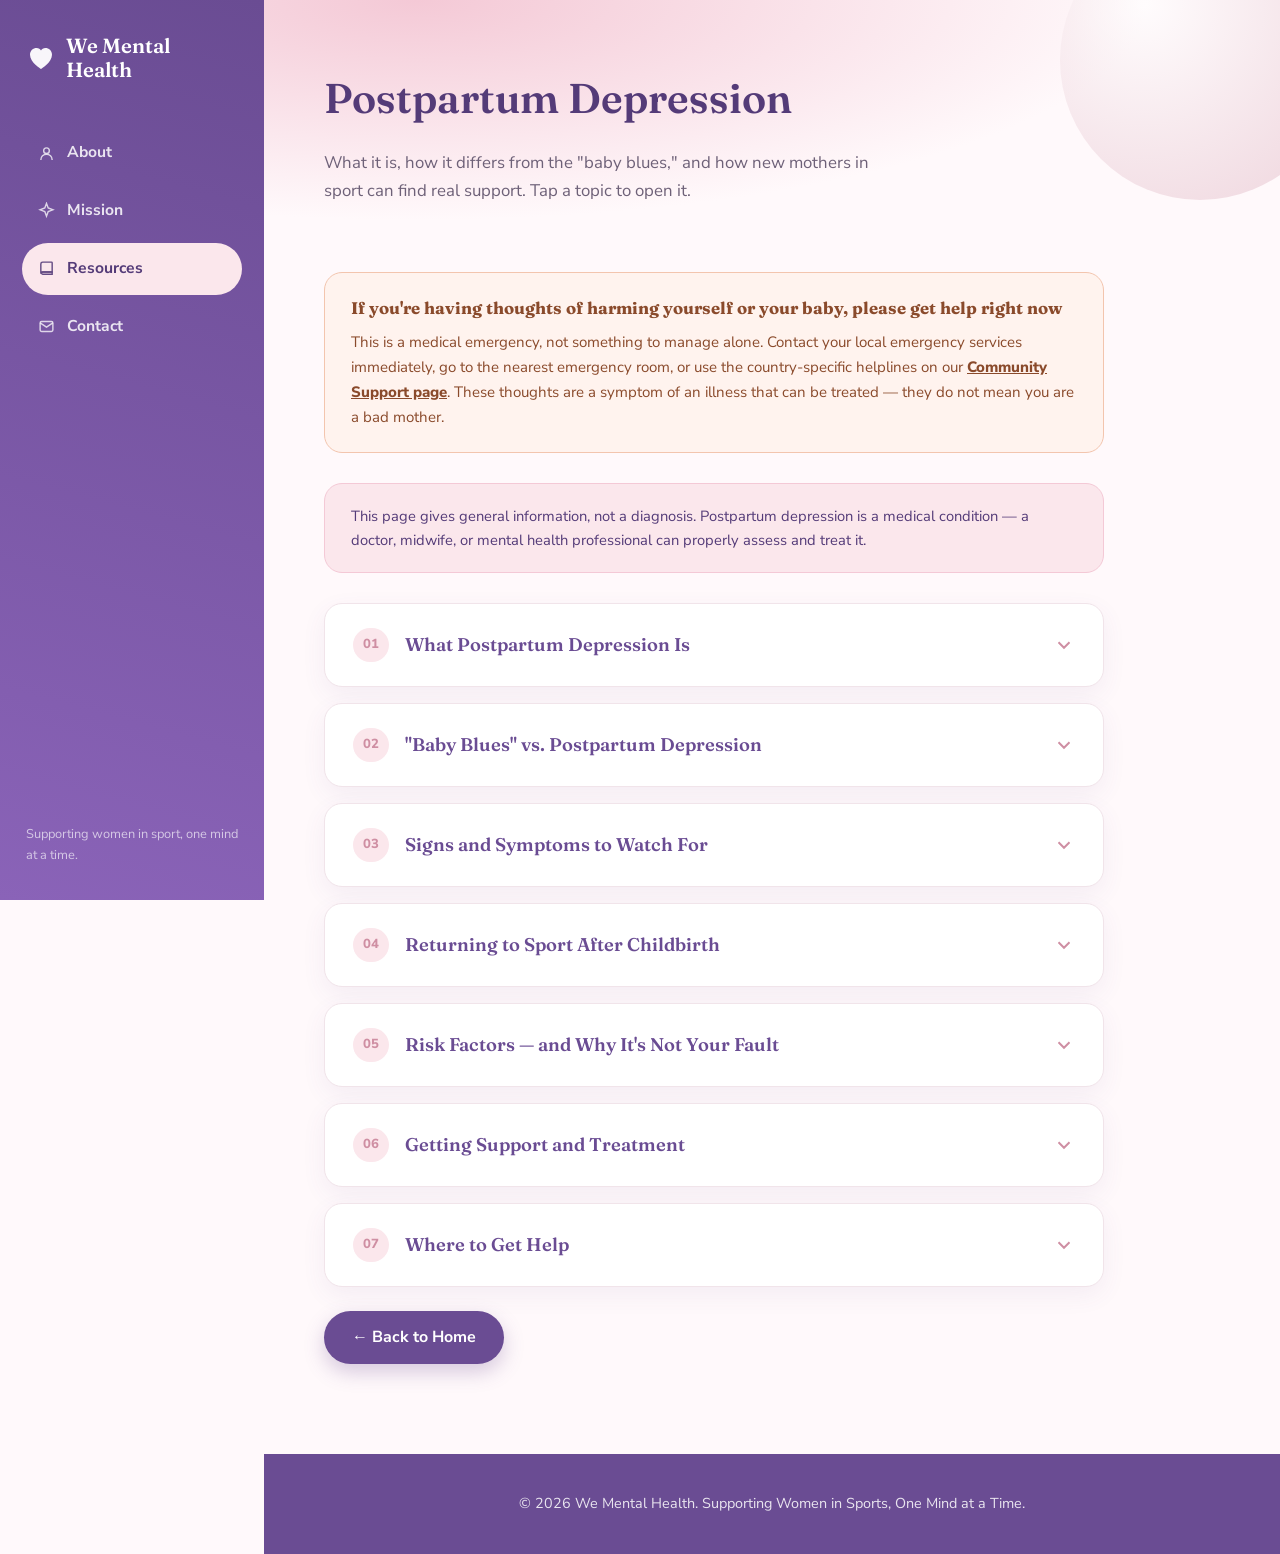
<file: Postpartum Depression.html>
<!DOCTYPE html>
<html lang="en">
<head>
<meta charset="UTF-8">
<meta name="viewport" content="width=device-width, initial-scale=1.0">
<title>Postpartum Depression | We Mental Health</title>
<link rel="preconnect" href="https://fonts.googleapis.com">
<link rel="preconnect" href="https://fonts.gstatic.com" crossorigin>
<link href="https://fonts.googleapis.com/css2?family=Fraunces:opsz,wght@9..144,500;9..144,600&family=Nunito+Sans:wght@400;600;700;800&display=swap" rel="stylesheet">
<style>
  :root{
    --plum: #6a4c93;
    --plum-deep: #543b78;
    --plum-light: #8a63b8;
    --blush: #f4c9d6;
    --blush-soft: #fbe7ec;
    --rose-gold: #cf8fa3;
    --cream: #fff9fb;
    --ink: #3a2f42;
    --ink-soft: #6e6178;
    --sidebar-w: 264px;
    --alert-bg: #fff3ee;
    --alert-border: #f3c5ae;
    --alert-ink: #8a4a2b;
  }
  * { box-sizing: border-box; }
  body{
    margin: 0;
    font-family: 'Nunito Sans', sans-serif;
    background: var(--cream);
    color: var(--ink);
    line-height: 1.65;
  }
  h1, h2 { font-family: 'Fraunces', serif; font-weight: 600; }

  .sidebar{
    position: fixed; top: 0; left: 0;
    width: var(--sidebar-w); height: 100vh;
    background: linear-gradient(195deg, var(--plum) 0%, var(--plum-light) 100%);
    color: white;
    display: flex; flex-direction: column;
    padding: 34px 22px; z-index: 100;
  }
  .brand{ display: flex; align-items: center; gap: 10px; margin-bottom: 46px; padding-left: 4px; }
  .brand span{ font-family: 'Fraunces', serif; font-size: 1.28rem; font-weight: 600; line-height: 1.15; }
  .tabs{ list-style: none; margin: 0; padding: 0; display: flex; flex-direction: column; gap: 6px; }
  .tabs a{
    all: unset; display: flex; align-items: center; gap: 12px;
    width: 100%; padding: 13px 16px; border-radius: 30px;
    font-size: 0.98rem; font-weight: 700; color: rgba(255,255,255,0.85);
    cursor: pointer; transition: background 0.2s ease, color 0.2s ease; box-sizing: border-box;
  }
  .tabs a svg{ opacity: 0.9; flex-shrink: 0; }
  .tabs a:hover{ background: rgba(255,255,255,0.12); color: white; }
  .tabs a.active{ background: var(--blush-soft); color: var(--plum-deep); }
  .sidebar-footer{ margin-top: auto; padding-left: 4px; font-size: 0.8rem; color: rgba(255,255,255,0.65); }

  main{ margin-left: var(--sidebar-w); min-height: 100vh; }

  .page-hero{
    position: relative; overflow: hidden;
    background: radial-gradient(120% 140% at 15% 0%, var(--blush) 0%, var(--cream) 60%);
    padding: 64px 60px 40px;
  }
  .page-hero .blob{
    position: absolute; top: -80px; right: -60px; width: 280px; height: 280px;
    border-radius: 50%;
    background: radial-gradient(circle at 30% 30%, rgba(255,255,255,0.55), rgba(207,143,163,0.35));
  }
  .page-hero h1{ position: relative; font-size: clamp(1.9rem, 3.4vw, 2.6rem); color: var(--plum-deep); margin: 0 0 12px; max-width: 22ch; }
  .page-hero p{ position: relative; max-width: 58ch; font-size: 1.05rem; color: var(--ink-soft); }

  .content{ padding: 10px 60px 90px; max-width: 900px; }

  .safety-banner{
    background: var(--alert-bg);
    border: 1px solid var(--alert-border);
    border-radius: 18px;
    padding: 22px 26px;
    margin-bottom: 30px;
  }
  .safety-banner h3{ font-family: 'Fraunces', serif; font-size: 1.05rem; color: var(--alert-ink); margin: 0 0 8px; }
  .safety-banner p{ color: var(--alert-ink); margin: 0; font-size: 0.94rem; }
  .safety-banner a{ color: var(--alert-ink); font-weight: 800; }

  .info-banner{
    background: var(--blush-soft);
    border: 1px solid var(--blush);
    border-radius: 18px;
    padding: 20px 26px;
    margin-bottom: 30px;
    font-size: 0.92rem;
    color: var(--plum-deep);
  }

  .accordion-item{
    background: white; border-radius: 18px; margin-bottom: 16px;
    box-shadow: 0 8px 24px rgba(106,76,147,0.07); border: 1px solid #f1e4ea; overflow: hidden;
  }
  .accordion-header{
    all: unset; display: flex; align-items: center; gap: 16px;
    width: 100%; padding: 24px 28px; cursor: pointer; box-sizing: border-box;
  }
  .accordion-header .num{
    display: inline-flex; align-items: center; justify-content: center;
    min-width: 34px; height: 34px; padding: 0 10px;
    background: var(--blush-soft); color: var(--rose-gold);
    font-weight: 800; font-size: 0.82rem; border-radius: 20px; flex-shrink: 0;
  }
  .accordion-header .title{ flex: 1; font-family: 'Fraunces', serif; font-weight: 600; font-size: 1.15rem; color: var(--plum); }
  .accordion-header .chevron{ flex-shrink: 0; width: 22px; height: 22px; color: var(--rose-gold); transition: transform 0.25s ease; }
  .accordion-item.open .chevron{ transform: rotate(180deg); }

  .accordion-panel{ max-height: 0; overflow: hidden; transition: max-height 0.32s ease; }
  .accordion-panel-inner{ padding: 0 28px 26px 78px; }
  .accordion-panel-inner p{ color: var(--ink-soft); max-width: 66ch; }
  .accordion-panel-inner ul{ margin-top: 12px; padding-left: 20px; color: var(--ink-soft); max-width: 62ch; }
  .accordion-panel-inner li{ margin-bottom: 8px; }
  .accordion-panel-inner a{ color: var(--plum); font-weight: 700; }

  .button{
    display: inline-block; margin-top: 8px; background: var(--plum); color: white;
    padding: 13px 28px; text-decoration: none; border-radius: 30px; font-weight: 700;
    box-shadow: 0 8px 20px rgba(106,76,147,0.28); transition: background 0.2s ease, transform 0.2s ease;
  }
  .button:hover{ background: var(--plum-deep); transform: translateY(-1px); }

  footer{ background: var(--plum); color: rgba(255,255,255,0.85); text-align: center; padding: 24px; font-size: 0.9rem; }

  @media (max-width: 880px){
    .sidebar{ position: static; width: 100%; height: auto; flex-direction: row; align-items: center; padding: 16px 18px; gap: 18px; overflow-x: auto; }
    .brand{ margin-bottom: 0; }
    .brand span{ font-size: 1.05rem; }
    .tabs{ flex-direction: row; gap: 6px; }
    .tabs a{ padding: 10px 14px; white-space: nowrap; }
    .sidebar-footer{ display: none; }
    main{ margin-left: 0; }
    .page-hero{ padding: 40px 22px 28px; }
    .content{ padding: 6px 22px 70px; }
    .accordion-panel-inner{ padding-left: 28px; }
  }
</style>
</head>
<body>

<div class="sidebar">
  <div class="brand">
    <svg width="30" height="30" viewBox="0 0 30 30" fill="none">
      <path d="M15 26C15 26 4 19.5 4 11.8C4 7.7 7.2 5 10.6 5C12.6 5 14.3 6 15 7.6C15.7 6 17.4 5 19.4 5C22.8 5 26 7.7 26 11.8C26 19.5 15 26 15 26Z" fill="white" fill-opacity="0.95"/>
    </svg>
    <span>We Mental<br>Health</span>
  </div>
  <ul class="tabs">
    <li><a href="index.html#about"><svg width="17" height="17" viewBox="0 0 24 24" fill="none" stroke="currentColor" stroke-width="2"><circle cx="12" cy="8" r="4"/><path d="M4 21c0-4.4 3.6-8 8-8s8 3.6 8 8"/></svg>About</a></li>
    <li><a href="index.html#mission"><svg width="17" height="17" viewBox="0 0 24 24" fill="none" stroke="currentColor" stroke-width="2"><path d="M12 2l2.4 6.5L21 11l-6.6 2.5L12 20l-2.4-6.5L3 11l6.6-2.5z"/></svg>Mission</a></li>
    <li><a href="index.html#resources" class="active"><svg width="17" height="17" viewBox="0 0 24 24" fill="none" stroke="currentColor" stroke-width="2"><path d="M4 19.5A2.5 2.5 0 0 1 6.5 17H20V4a1 1 0 0 0-1-1H6.5A2.5 2.5 0 0 0 4 5.5v14z"/><path d="M6.5 17H20v3H6.5a1.5 1.5 0 0 1 0-3z"/></svg>Resources</a></li>
    <li><a href="index.html#contact"><svg width="17" height="17" viewBox="0 0 24 24" fill="none" stroke="currentColor" stroke-width="2"><rect x="3" y="5" width="18" height="14" rx="2"/><path d="M3 7l9 6 9-6"/></svg>Contact</a></li>
  </ul>
  <div class="sidebar-footer">Supporting women in sport, one mind at a time.</div>
</div>

<main>
  <div class="page-hero">
    <div class="blob"></div>
    <h1>Postpartum Depression</h1>
    <p>What it is, how it differs from the "baby blues," and how new mothers in sport can find real support. Tap a topic to open it.</p>
  </div>

  <div class="content">

    <div class="safety-banner">
      <h3>If you're having thoughts of harming yourself or your baby, please get help right now</h3>
      <p>This is a medical emergency, not something to manage alone. Contact your local emergency services immediately, go to the nearest emergency room, or use the country-specific helplines on our <a href="community.html">Community Support page</a>. These thoughts are a symptom of an illness that can be treated — they do not mean you are a bad mother.</p>
    </div>

    <div class="info-banner">
      This page gives general information, not a diagnosis. Postpartum depression is a medical condition — a doctor, midwife, or mental health professional can properly assess and treat it.
    </div>

    <div class="accordion-item">
      <button class="accordion-header" type="button">
        <span class="num">01</span>
        <span class="title">What Postpartum Depression Is</span>
        <svg class="chevron" viewBox="0 0 24 24" fill="none" stroke="currentColor" stroke-width="2.2"><path d="M6 9l6 6 6-6"/></svg>
      </button>
      <div class="accordion-panel">
        <div class="accordion-panel-inner">
          <p>Postpartum depression (PPD) is a real medical condition that can affect mothers after childbirth. It's caused by a mix of hormonal shifts, sleep deprivation, physical recovery, and major life change — not by anything the mother did wrong.</p>
          <ul>
            <li>It can start any time in the first year after birth, not just in the first weeks</li>
            <li>It affects a significant number of new mothers — it is common, not rare or shameful</li>
            <li>It is treatable, and most mothers who get support recover fully</li>
          </ul>
        </div>
      </div>
    </div>

    <div class="accordion-item">
      <button class="accordion-header" type="button">
        <span class="num">02</span>
        <span class="title">"Baby Blues" vs. Postpartum Depression</span>
        <svg class="chevron" viewBox="0 0 24 24" fill="none" stroke="currentColor" stroke-width="2.2"><path d="M6 9l6 6 6-6"/></svg>
      </button>
      <div class="accordion-panel">
        <div class="accordion-panel-inner">
          <p>Many new mothers experience the "baby blues" — mood swings, tearfulness, and anxiety in the first couple of weeks after birth. This is common and usually passes on its own.</p>
          <ul>
            <li>Baby blues: typically starts within a few days of birth, and fades within about two weeks</li>
            <li>Postpartum depression: lasts longer than two weeks, feels more intense, and starts interfering with daily functioning, bonding with the baby, or basic self-care</li>
            <li>If symptoms last more than two weeks or feel severe at any point, it's time to talk to a doctor — waiting to "see if it passes" isn't necessary</li>
          </ul>
        </div>
      </div>
    </div>

    <div class="accordion-item">
      <button class="accordion-header" type="button">
        <span class="num">03</span>
        <span class="title">Signs and Symptoms to Watch For</span>
        <svg class="chevron" viewBox="0 0 24 24" fill="none" stroke="currentColor" stroke-width="2.2"><path d="M6 9l6 6 6-6"/></svg>
      </button>
      <div class="accordion-panel">
        <div class="accordion-panel-inner">
          <p>Postpartum depression can look different from person to person, and doesn't always look like sadness.</p>
          <ul>
            <li>Persistent low mood, emptiness, or hopelessness</li>
            <li>Difficulty bonding with the baby, or feeling numb toward them</li>
            <li>Withdrawing from family and friends</li>
            <li>Changes in appetite or sleep beyond what's expected with a newborn</li>
            <li>Overwhelming guilt, feeling like a failure, or fear of being a "bad mother"</li>
            <li>Intrusive, frightening thoughts, including about harming yourself or the baby — these are a symptom to report to a doctor immediately, not a truth about who you are</li>
          </ul>
        </div>
      </div>
    </div>

    <div class="accordion-item">
      <button class="accordion-header" type="button">
        <span class="num">04</span>
        <span class="title">Returning to Sport After Childbirth</span>
        <svg class="chevron" viewBox="0 0 24 24" fill="none" stroke="currentColor" stroke-width="2.2"><path d="M6 9l6 6 6-6"/></svg>
      </button>
      <div class="accordion-panel">
        <div class="accordion-panel-inner">
          <p>Returning to training and competition postpartum involves both physical recovery and mental health, and pressure to "bounce back" quickly can make postpartum depression harder to recognize or admit to.</p>
          <ul>
            <li>Physical clearance from a doctor to return to training doesn't automatically mean you're mentally ready, and both matter</li>
            <li>It's common for athlete mothers to feel guilt over training time away from the baby, or guilt over not training — both are worth discussing with a professional, not carrying silently</li>
            <li>A supportive coach or federation should treat postpartum mental health as part of athlete welfare, not a separate, private problem</li>
          </ul>
        </div>
      </div>
    </div>

    <div class="accordion-item">
      <button class="accordion-header" type="button">
        <span class="num">05</span>
        <span class="title">Risk Factors — and Why It's Not Your Fault</span>
        <svg class="chevron" viewBox="0 0 24 24" fill="none" stroke="currentColor" stroke-width="2.2"><path d="M6 9l6 6 6-6"/></svg>
      </button>
      <div class="accordion-panel">
        <div class="accordion-panel-inner">
          <p>Certain factors make postpartum depression more likely, but having none of them doesn't mean it can't happen to you, and having several doesn't mean it definitely will.</p>
          <ul>
            <li>A personal or family history of depression or anxiety</li>
            <li>A difficult pregnancy, birth, or lack of support afterward</li>
            <li>Major life stress, including career pressure or uncertainty about returning to sport</li>
            <li>Sleep deprivation, which affects mood regulation regardless of any other factor</li>
          </ul>
          <p>None of this is caused by weakness, lack of love for the baby, or doing something wrong.</p>
        </div>
      </div>
    </div>

    <div class="accordion-item">
      <button class="accordion-header" type="button">
        <span class="num">06</span>
        <span class="title">Getting Support and Treatment</span>
        <svg class="chevron" viewBox="0 0 24 24" fill="none" stroke="currentColor" stroke-width="2.2"><path d="M6 9l6 6 6-6"/></svg>
      </button>
      <div class="accordion-panel">
        <div class="accordion-panel-inner">
          <p>Postpartum depression responds well to treatment, and support often works best when it combines a few things at once.</p>
          <ul>
            <li>A doctor or midwife can assess symptoms and discuss options, including therapy and, where appropriate, medication</li>
            <li>Talking therapy (especially approaches designed for postpartum mental health) helps many mothers</li>
            <li>Practical support — help with the baby, sleep, and daily tasks — is part of treatment too, not separate from it</li>
            <li>Partners, family, and coaches can help most by believing the mother and helping her get professional support, rather than telling her to "push through"</li>
          </ul>
        </div>
      </div>
    </div>

    <div class="accordion-item">
      <button class="accordion-header" type="button">
        <span class="num">07</span>
        <span class="title">Where to Get Help</span>
        <svg class="chevron" viewBox="0 0 24 24" fill="none" stroke="currentColor" stroke-width="2.2"><path d="M6 9l6 6 6-6"/></svg>
      </button>
      <div class="accordion-panel">
        <div class="accordion-panel-inner">
          <p>Reaching out early tends to make the biggest difference in how quickly things improve.</p>
          <ul>
            <li>Our <a href="community.html">Community Support page</a> has a confidential way to reach out, plus country-specific helplines</li>
            <li>Your doctor, midwife, or your baby's pediatrician can all refer you to appropriate care</li>
            <li>If you're ever having thoughts of harming yourself or your baby, treat that as an emergency — contact local emergency services or go to the nearest emergency room right away</li>
          </ul>
        </div>
      </div>
    </div>

    <a href="index.html" class="button">← Back to Home</a>
  </div>

  <footer>
    <p>&copy; 2026 We Mental Health. Supporting Women in Sports, One Mind at a Time.</p>
  </footer>
</main>

<script>
  document.querySelectorAll('.accordion-header').forEach(function(btn){
    btn.addEventListener('click', function(){
      var item = btn.closest('.accordion-item');
      var panel = item.querySelector('.accordion-panel');
      var isOpen = item.classList.contains('open');
      if (isOpen){
        panel.style.maxHeight = null;
        item.classList.remove('open');
      } else {
        item.classList.add('open');
        panel.style.maxHeight = panel.scrollHeight + 'px';
      }
    });
  });
</script>

</body>
</html>
</file>
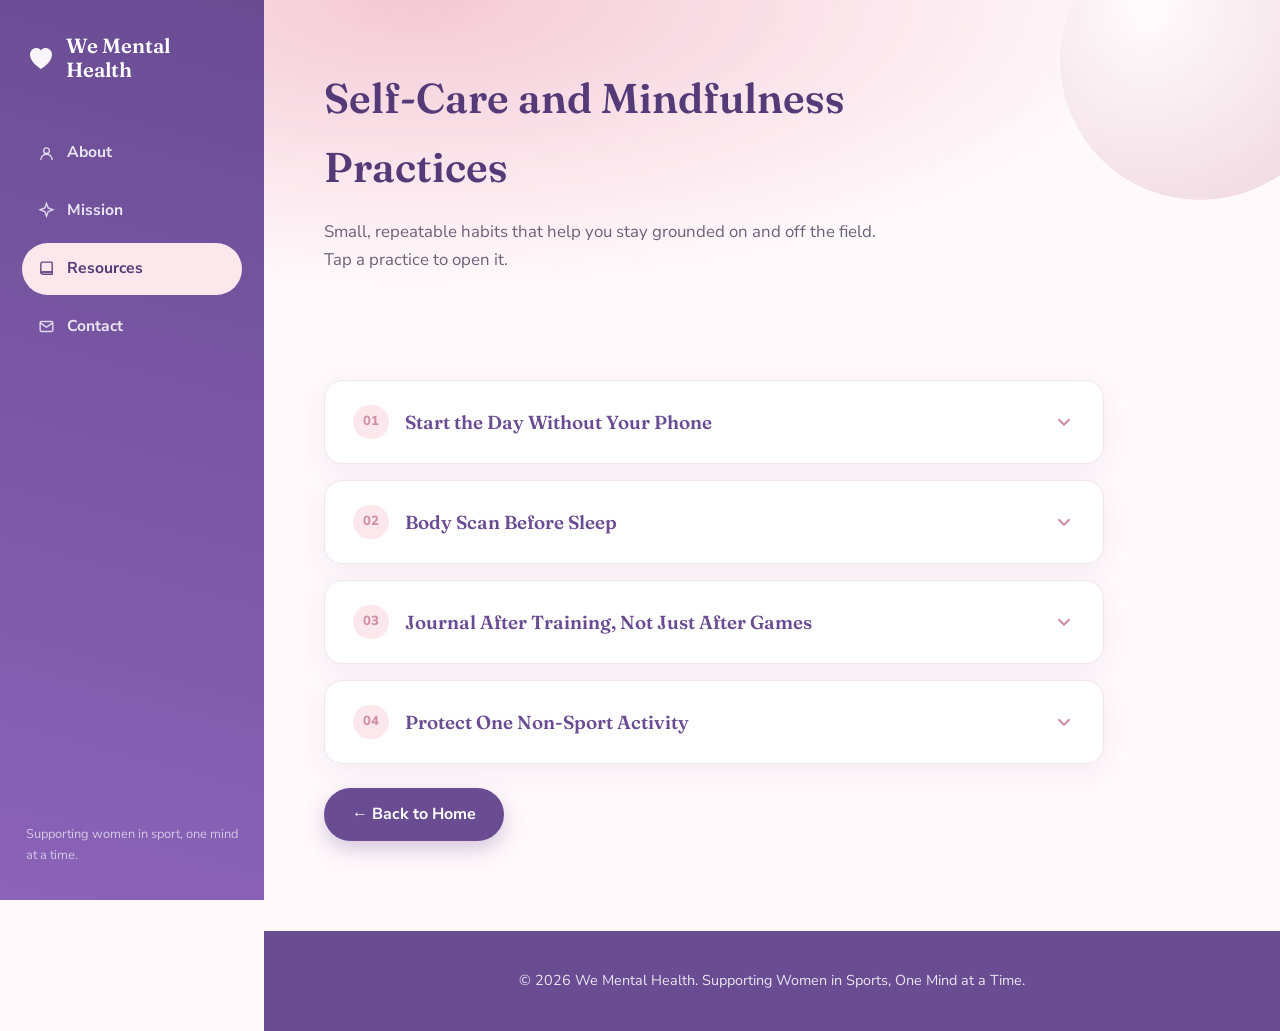
<file: selfcare.html>
<!DOCTYPE html>
<html lang="en">
<head>
<meta charset="UTF-8">
<meta name="viewport" content="width=device-width, initial-scale=1.0">
<title>Self-Care and Mindfulness Practices | We Mental Health</title>
<link rel="preconnect" href="https://fonts.googleapis.com">
<link rel="preconnect" href="https://fonts.gstatic.com" crossorigin>
<link href="https://fonts.googleapis.com/css2?family=Fraunces:opsz,wght@9..144,500;9..144,600&family=Nunito+Sans:wght@400;600;700;800&display=swap" rel="stylesheet">
<style>
  :root{
    --plum: #6a4c93;
    --plum-deep: #543b78;
    --plum-light: #8a63b8;
    --blush: #f4c9d6;
    --blush-soft: #fbe7ec;
    --rose-gold: #cf8fa3;
    --cream: #fff9fb;
    --ink: #3a2f42;
    --ink-soft: #6e6178;
    --sidebar-w: 264px;
  }
  * { box-sizing: border-box; }
  body{
    margin: 0;
    font-family: 'Nunito Sans', sans-serif;
    background: var(--cream);
    color: var(--ink);
    line-height: 1.65;
  }
  h1, h2 { font-family: 'Fraunces', serif; font-weight: 600; }

  .sidebar{
    position: fixed; top: 0; left: 0;
    width: var(--sidebar-w); height: 100vh;
    background: linear-gradient(195deg, var(--plum) 0%, var(--plum-light) 100%);
    color: white;
    display: flex; flex-direction: column;
    padding: 34px 22px; z-index: 100;
  }
  .brand{ display: flex; align-items: center; gap: 10px; margin-bottom: 46px; padding-left: 4px; }
  .brand span{ font-family: 'Fraunces', serif; font-size: 1.28rem; font-weight: 600; line-height: 1.15; }
  .tabs{ list-style: none; margin: 0; padding: 0; display: flex; flex-direction: column; gap: 6px; }
  .tabs a{
    all: unset; display: flex; align-items: center; gap: 12px;
    width: 100%; padding: 13px 16px; border-radius: 30px;
    font-size: 0.98rem; font-weight: 700; color: rgba(255,255,255,0.85);
    cursor: pointer; transition: background 0.2s ease, color 0.2s ease; box-sizing: border-box;
  }
  .tabs a svg{ opacity: 0.9; flex-shrink: 0; }
  .tabs a:hover{ background: rgba(255,255,255,0.12); color: white; }
  .tabs a.active{ background: var(--blush-soft); color: var(--plum-deep); }
  .sidebar-footer{ margin-top: auto; padding-left: 4px; font-size: 0.8rem; color: rgba(255,255,255,0.65); }

  main{ margin-left: var(--sidebar-w); min-height: 100vh; }

  .page-hero{
    position: relative; overflow: hidden;
    background: radial-gradient(120% 140% at 15% 0%, var(--blush) 0%, var(--cream) 60%);
    padding: 64px 60px 50px;
  }
  .page-hero .blob{
    position: absolute; top: -80px; right: -60px; width: 280px; height: 280px;
    border-radius: 50%;
    background: radial-gradient(circle at 30% 30%, rgba(255,255,255,0.55), rgba(207,143,163,0.35));
  }
  .page-hero h1{ position: relative; font-size: clamp(1.9rem, 3.4vw, 2.6rem); color: var(--plum-deep); margin: 0 0 12px; max-width: 20ch; }
  .page-hero p{ position: relative; max-width: 56ch; font-size: 1.05rem; color: var(--ink-soft); }

  .content{ padding: 40px 60px 90px; max-width: 900px; }

  .accordion-item{
    background: white; border-radius: 18px; margin-bottom: 16px;
    box-shadow: 0 8px 24px rgba(106,76,147,0.07); border: 1px solid #f1e4ea; overflow: hidden;
  }
  .accordion-header{
    all: unset; display: flex; align-items: center; gap: 16px;
    width: 100%; padding: 24px 28px; cursor: pointer; box-sizing: border-box;
  }
  .accordion-header .num{
    display: inline-flex; align-items: center; justify-content: center;
    min-width: 34px; height: 34px; padding: 0 10px;
    background: var(--blush-soft); color: var(--rose-gold);
    font-weight: 800; font-size: 0.82rem; border-radius: 20px; flex-shrink: 0;
  }
  .accordion-header .title{ flex: 1; font-family: 'Fraunces', serif; font-weight: 600; font-size: 1.18rem; color: var(--plum); }
  .accordion-header .chevron{ flex-shrink: 0; width: 22px; height: 22px; color: var(--rose-gold); transition: transform 0.25s ease; }
  .accordion-item.open .chevron{ transform: rotate(180deg); }

  .accordion-panel{ max-height: 0; overflow: hidden; transition: max-height 0.32s ease; }
  .accordion-panel-inner{ padding: 0 28px 26px 78px; }
  .accordion-panel-inner p{ color: var(--ink-soft); max-width: 66ch; }
  .accordion-panel-inner ul{ margin-top: 12px; padding-left: 20px; color: var(--ink-soft); max-width: 62ch; }
  .accordion-panel-inner li{ margin-bottom: 8px; }

  .button{
    display: inline-block; margin-top: 8px; background: var(--plum); color: white;
    padding: 13px 28px; text-decoration: none; border-radius: 30px; font-weight: 700;
    box-shadow: 0 8px 20px rgba(106,76,147,0.28); transition: background 0.2s ease, transform 0.2s ease;
  }
  .button:hover{ background: var(--plum-deep); transform: translateY(-1px); }

  footer{ background: var(--plum); color: rgba(255,255,255,0.85); text-align: center; padding: 24px; font-size: 0.9rem; }

  @media (max-width: 880px){
    .sidebar{ position: static; width: 100%; height: auto; flex-direction: row; align-items: center; padding: 16px 18px; gap: 18px; overflow-x: auto; }
    .brand{ margin-bottom: 0; }
    .brand span{ font-size: 1.05rem; }
    .tabs{ flex-direction: row; gap: 6px; }
    .tabs a{ padding: 10px 14px; white-space: nowrap; }
    .sidebar-footer{ display: none; }
    main{ margin-left: 0; }
    .page-hero{ padding: 40px 22px 32px; }
    .content{ padding: 30px 22px 70px; }
    .accordion-panel-inner{ padding-left: 28px; }
  }
</style>
</head>
<body>

<div class="sidebar">
  <div class="brand">
    <svg width="30" height="30" viewBox="0 0 30 30" fill="none">
      <path d="M15 26C15 26 4 19.5 4 11.8C4 7.7 7.2 5 10.6 5C12.6 5 14.3 6 15 7.6C15.7 6 17.4 5 19.4 5C22.8 5 26 7.7 26 11.8C26 19.5 15 26 15 26Z" fill="white" fill-opacity="0.95"/>
    </svg>
    <span>We Mental<br>Health</span>
  </div>
  <ul class="tabs">
    <li><a href="index.html#about"><svg width="17" height="17" viewBox="0 0 24 24" fill="none" stroke="currentColor" stroke-width="2"><circle cx="12" cy="8" r="4"/><path d="M4 21c0-4.4 3.6-8 8-8s8 3.6 8 8"/></svg>About</a></li>
    <li><a href="index.html#mission"><svg width="17" height="17" viewBox="0 0 24 24" fill="none" stroke="currentColor" stroke-width="2"><path d="M12 2l2.4 6.5L21 11l-6.6 2.5L12 20l-2.4-6.5L3 11l6.6-2.5z"/></svg>Mission</a></li>
    <li><a href="index.html#resources" class="active"><svg width="17" height="17" viewBox="0 0 24 24" fill="none" stroke="currentColor" stroke-width="2"><path d="M4 19.5A2.5 2.5 0 0 1 6.5 17H20V4a1 1 0 0 0-1-1H6.5A2.5 2.5 0 0 0 4 5.5v14z"/><path d="M6.5 17H20v3H6.5a1.5 1.5 0 0 1 0-3z"/></svg>Resources</a></li>
    <li><a href="index.html#contact"><svg width="17" height="17" viewBox="0 0 24 24" fill="none" stroke="currentColor" stroke-width="2"><rect x="3" y="5" width="18" height="14" rx="2"/><path d="M3 7l9 6 9-6"/></svg>Contact</a></li>
  </ul>
  <div class="sidebar-footer">Supporting women in sport, one mind at a time.</div>
</div>

<main>
  <div class="page-hero">
    <div class="blob"></div>
    <h1>Self-Care and Mindfulness Practices</h1>
    <p>Small, repeatable habits that help you stay grounded on and off the field. Tap a practice to open it.</p>
  </div>

  <div class="content">

    <div class="accordion-item">
      <button class="accordion-header" type="button">
        <span class="num">01</span>
        <span class="title">Start the Day Without Your Phone</span>
        <svg class="chevron" viewBox="0 0 24 24" fill="none" stroke="currentColor" stroke-width="2.2"><path d="M6 9l6 6 6-6"/></svg>
      </button>
      <div class="accordion-panel">
        <div class="accordion-panel-inner">
          <p>The first few minutes after waking set the tone for how your nervous system runs the rest of the day.</p>
          <ul>
            <li>Wait at least 15 minutes after waking before checking messages or social media</li>
            <li>Use that time to stretch, hydrate, or simply sit in silence</li>
            <li>Notice how differently the morning feels compared to reaching for your phone first</li>
          </ul>
        </div>
      </div>
    </div>

    <div class="accordion-item">
      <button class="accordion-header" type="button">
        <span class="num">02</span>
        <span class="title">Body Scan Before Sleep</span>
        <svg class="chevron" viewBox="0 0 24 24" fill="none" stroke="currentColor" stroke-width="2.2"><path d="M6 9l6 6 6-6"/></svg>
      </button>
      <div class="accordion-panel">
        <div class="accordion-panel-inner">
          <p>Athletes carry physical tension that's easy to ignore during the day but shows up at night as restlessness.</p>
          <ul>
            <li>Lie down and slowly bring attention from your feet up to your head</li>
            <li>Notice tight spots without trying to fix them, just observe</li>
            <li>Pair with slow breathing for 5 minutes before sleep</li>
          </ul>
        </div>
      </div>
    </div>

    <div class="accordion-item">
      <button class="accordion-header" type="button">
        <span class="num">03</span>
        <span class="title">Journal After Training, Not Just After Games</span>
        <svg class="chevron" viewBox="0 0 24 24" fill="none" stroke="currentColor" stroke-width="2.2"><path d="M6 9l6 6 6-6"/></svg>
      </button>
      <div class="accordion-panel">
        <div class="accordion-panel-inner">
          <p>Reflection shouldn't only happen after big wins or losses. Regular, low-stakes journaling builds self-awareness over time.</p>
          <ul>
            <li>Write 2–3 sentences after each training session: how you felt, not just what you did</li>
            <li>Track patterns over weeks rather than judging any single entry</li>
            <li>Keep it private and honest, this is for you, not a coach or audience</li>
          </ul>
        </div>
      </div>
    </div>

    <div class="accordion-item">
      <button class="accordion-header" type="button">
        <span class="num">04</span>
        <span class="title">Protect One Non-Sport Activity</span>
        <svg class="chevron" viewBox="0 0 24 24" fill="none" stroke="currentColor" stroke-width="2.2"><path d="M6 9l6 6 6-6"/></svg>
      </button>
      <div class="accordion-panel">
        <div class="accordion-panel-inner">
          <p>Identity that's built entirely around performance is fragile. A hobby, friendship, or interest outside sport gives you somewhere to stand when results wobble.</p>
          <ul>
            <li>Choose one activity each week that has nothing to do with competing or training</li>
            <li>Treat it as non-negotiable, the same way you would a training session</li>
            <li>Let it be something you do for enjoyment alone, not for progress or metrics</li>
          </ul>
        </div>
      </div>
    </div>

    <a href="index.html" class="button">← Back to Home</a>
  </div>

  <footer>
    <p>&copy; 2026 We Mental Health. Supporting Women in Sports, One Mind at a Time.</p>
  </footer>
</main>

<script>
  document.querySelectorAll('.accordion-header').forEach(function(btn){
    btn.addEventListener('click', function(){
      var item = btn.closest('.accordion-item');
      var panel = item.querySelector('.accordion-panel');
      var isOpen = item.classList.contains('open');
      if (isOpen){
        panel.style.maxHeight = null;
        item.classList.remove('open');
      } else {
        item.classList.add('open');
        panel.style.maxHeight = panel.scrollHeight + 'px';
      }
    });
  });
</script>

</body>
</html>
</file>
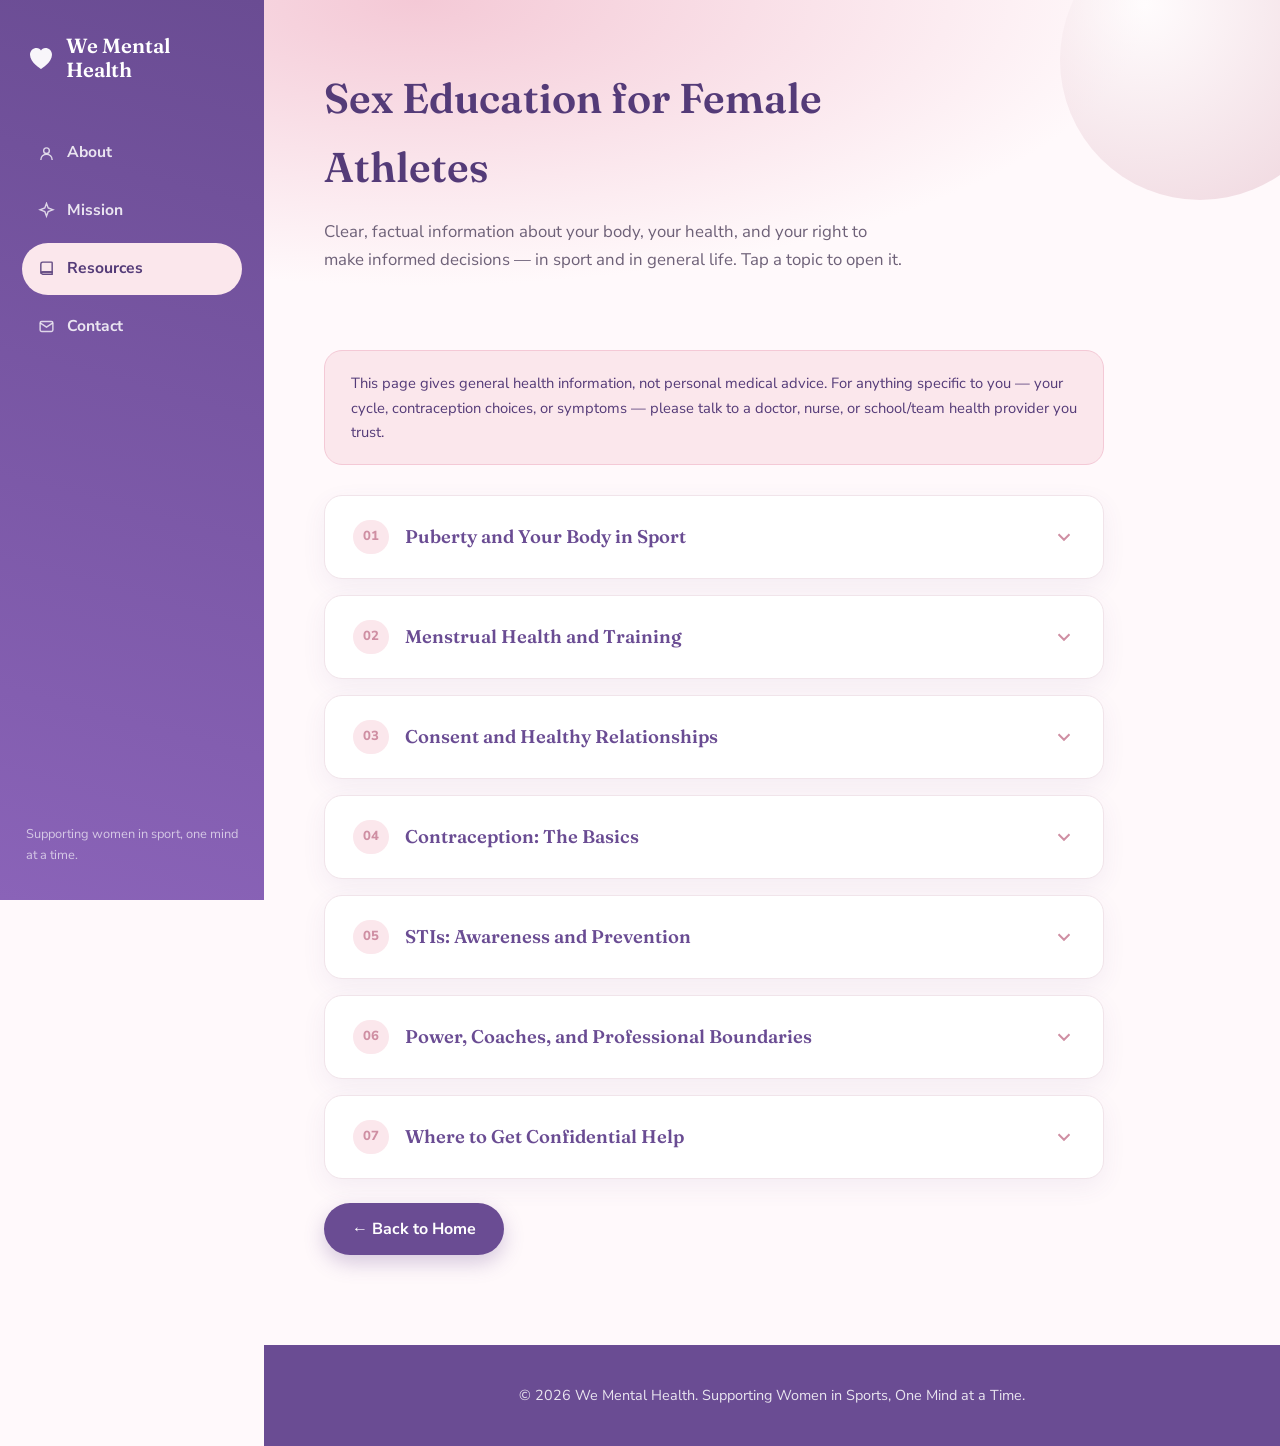
<file: Sex Education.html>
<!DOCTYPE html>
<html lang="en">
<head>
<meta charset="UTF-8">
<meta name="viewport" content="width=device-width, initial-scale=1.0">
<title>Sex Education for Female Athletes | We Mental Health</title>
<link rel="preconnect" href="https://fonts.googleapis.com">
<link rel="preconnect" href="https://fonts.gstatic.com" crossorigin>
<link href="https://fonts.googleapis.com/css2?family=Fraunces:opsz,wght@9..144,500;9..144,600&family=Nunito+Sans:wght@400;600;700;800&display=swap" rel="stylesheet">
<style>
  :root{
    --plum: #6a4c93;
    --plum-deep: #543b78;
    --plum-light: #8a63b8;
    --blush: #f4c9d6;
    --blush-soft: #fbe7ec;
    --rose-gold: #cf8fa3;
    --cream: #fff9fb;
    --ink: #3a2f42;
    --ink-soft: #6e6178;
    --sidebar-w: 264px;
  }
  * { box-sizing: border-box; }
  body{
    margin: 0;
    font-family: 'Nunito Sans', sans-serif;
    background: var(--cream);
    color: var(--ink);
    line-height: 1.65;
  }
  h1, h2 { font-family: 'Fraunces', serif; font-weight: 600; }

  .sidebar{
    position: fixed; top: 0; left: 0;
    width: var(--sidebar-w); height: 100vh;
    background: linear-gradient(195deg, var(--plum) 0%, var(--plum-light) 100%);
    color: white;
    display: flex; flex-direction: column;
    padding: 34px 22px; z-index: 100;
  }
  .brand{ display: flex; align-items: center; gap: 10px; margin-bottom: 46px; padding-left: 4px; }
  .brand span{ font-family: 'Fraunces', serif; font-size: 1.28rem; font-weight: 600; line-height: 1.15; }
  .tabs{ list-style: none; margin: 0; padding: 0; display: flex; flex-direction: column; gap: 6px; }
  .tabs a{
    all: unset; display: flex; align-items: center; gap: 12px;
    width: 100%; padding: 13px 16px; border-radius: 30px;
    font-size: 0.98rem; font-weight: 700; color: rgba(255,255,255,0.85);
    cursor: pointer; transition: background 0.2s ease, color 0.2s ease; box-sizing: border-box;
  }
  .tabs a svg{ opacity: 0.9; flex-shrink: 0; }
  .tabs a:hover{ background: rgba(255,255,255,0.12); color: white; }
  .tabs a.active{ background: var(--blush-soft); color: var(--plum-deep); }
  .sidebar-footer{ margin-top: auto; padding-left: 4px; font-size: 0.8rem; color: rgba(255,255,255,0.65); }

  main{ margin-left: var(--sidebar-w); min-height: 100vh; }

  .page-hero{
    position: relative; overflow: hidden;
    background: radial-gradient(120% 140% at 15% 0%, var(--blush) 0%, var(--cream) 60%);
    padding: 64px 60px 50px;
  }
  .page-hero .blob{
    position: absolute; top: -80px; right: -60px; width: 280px; height: 280px;
    border-radius: 50%;
    background: radial-gradient(circle at 30% 30%, rgba(255,255,255,0.55), rgba(207,143,163,0.35));
  }
  .page-hero h1{ position: relative; font-size: clamp(1.9rem, 3.4vw, 2.6rem); color: var(--plum-deep); margin: 0 0 12px; max-width: 22ch; }
  .page-hero p{ position: relative; max-width: 58ch; font-size: 1.05rem; color: var(--ink-soft); }

  .content{ padding: 10px 60px 90px; max-width: 900px; }

  .info-banner{
    background: var(--blush-soft);
    border: 1px solid var(--blush);
    border-radius: 18px;
    padding: 20px 26px;
    margin-bottom: 30px;
    font-size: 0.92rem;
    color: var(--plum-deep);
  }

  .accordion-item{
    background: white; border-radius: 18px; margin-bottom: 16px;
    box-shadow: 0 8px 24px rgba(106,76,147,0.07); border: 1px solid #f1e4ea; overflow: hidden;
  }
  .accordion-header{
    all: unset; display: flex; align-items: center; gap: 16px;
    width: 100%; padding: 24px 28px; cursor: pointer; box-sizing: border-box;
  }
  .accordion-header .num{
    display: inline-flex; align-items: center; justify-content: center;
    min-width: 34px; height: 34px; padding: 0 10px;
    background: var(--blush-soft); color: var(--rose-gold);
    font-weight: 800; font-size: 0.82rem; border-radius: 20px; flex-shrink: 0;
  }
  .accordion-header .title{ flex: 1; font-family: 'Fraunces', serif; font-weight: 600; font-size: 1.15rem; color: var(--plum); }
  .accordion-header .chevron{ flex-shrink: 0; width: 22px; height: 22px; color: var(--rose-gold); transition: transform 0.25s ease; }
  .accordion-item.open .chevron{ transform: rotate(180deg); }

  .accordion-panel{ max-height: 0; overflow: hidden; transition: max-height 0.32s ease; }
  .accordion-panel-inner{ padding: 0 28px 26px 78px; }
  .accordion-panel-inner p{ color: var(--ink-soft); max-width: 66ch; }
  .accordion-panel-inner ul{ margin-top: 12px; padding-left: 20px; color: var(--ink-soft); max-width: 62ch; }
  .accordion-panel-inner li{ margin-bottom: 8px; }
  .accordion-panel-inner a{ color: var(--plum); font-weight: 700; }

  .button{
    display: inline-block; margin-top: 8px; background: var(--plum); color: white;
    padding: 13px 28px; text-decoration: none; border-radius: 30px; font-weight: 700;
    box-shadow: 0 8px 20px rgba(106,76,147,0.28); transition: background 0.2s ease, transform 0.2s ease;
  }
  .button:hover{ background: var(--plum-deep); transform: translateY(-1px); }

  footer{ background: var(--plum); color: rgba(255,255,255,0.85); text-align: center; padding: 24px; font-size: 0.9rem; }

  @media (max-width: 880px){
    .sidebar{ position: static; width: 100%; height: auto; flex-direction: row; align-items: center; padding: 16px 18px; gap: 18px; overflow-x: auto; }
    .brand{ margin-bottom: 0; }
    .brand span{ font-size: 1.05rem; }
    .tabs{ flex-direction: row; gap: 6px; }
    .tabs a{ padding: 10px 14px; white-space: nowrap; }
    .sidebar-footer{ display: none; }
    main{ margin-left: 0; }
    .page-hero{ padding: 40px 22px 32px; }
    .content{ padding: 6px 22px 70px; }
    .accordion-panel-inner{ padding-left: 28px; }
  }
</style>
</head>
<body>

<div class="sidebar">
  <div class="brand">
    <svg width="30" height="30" viewBox="0 0 30 30" fill="none">
      <path d="M15 26C15 26 4 19.5 4 11.8C4 7.7 7.2 5 10.6 5C12.6 5 14.3 6 15 7.6C15.7 6 17.4 5 19.4 5C22.8 5 26 7.7 26 11.8C26 19.5 15 26 15 26Z" fill="white" fill-opacity="0.95"/>
    </svg>
    <span>We Mental<br>Health</span>
  </div>
  <ul class="tabs">
    <li><a href="index.html#about"><svg width="17" height="17" viewBox="0 0 24 24" fill="none" stroke="currentColor" stroke-width="2"><circle cx="12" cy="8" r="4"/><path d="M4 21c0-4.4 3.6-8 8-8s8 3.6 8 8"/></svg>About</a></li>
    <li><a href="index.html#mission"><svg width="17" height="17" viewBox="0 0 24 24" fill="none" stroke="currentColor" stroke-width="2"><path d="M12 2l2.4 6.5L21 11l-6.6 2.5L12 20l-2.4-6.5L3 11l6.6-2.5z"/></svg>Mission</a></li>
    <li><a href="index.html#resources" class="active"><svg width="17" height="17" viewBox="0 0 24 24" fill="none" stroke="currentColor" stroke-width="2"><path d="M4 19.5A2.5 2.5 0 0 1 6.5 17H20V4a1 1 0 0 0-1-1H6.5A2.5 2.5 0 0 0 4 5.5v14z"/><path d="M6.5 17H20v3H6.5a1.5 1.5 0 0 1 0-3z"/></svg>Resources</a></li>
    <li><a href="index.html#contact"><svg width="17" height="17" viewBox="0 0 24 24" fill="none" stroke="currentColor" stroke-width="2"><rect x="3" y="5" width="18" height="14" rx="2"/><path d="M3 7l9 6 9-6"/></svg>Contact</a></li>
  </ul>
  <div class="sidebar-footer">Supporting women in sport, one mind at a time.</div>
</div>

<main>
  <div class="page-hero">
    <div class="blob">
    </div>
    <h1>Sex Education for Female Athletes</h1>
    <p>Clear, factual information about your body, your health, and your right to make informed decisions — in sport and in general life. Tap a topic to open it.</p>
  </div>

  <div class="content">

    <div class="info-banner">
      This page gives general health information, not personal medical advice. For anything specific to you — your cycle, contraception choices, or symptoms — please talk to a doctor, nurse, or school/team health provider you trust.
    </div>

    <div class="accordion-item">
      <button class="accordion-header" type="button">
        <span class="num">01</span>
        <span class="title">Puberty and Your Body in Sport</span>
        <svg class="chevron" viewBox="0 0 24 24" fill="none" stroke="currentColor" stroke-width="2.2"><path d="M6 9l6 6 6-6"/></svg>
      </button>
      <div class="accordion-panel">
        <div class="accordion-panel-inner">
          <p>Puberty brings real physical changes — growth spurts, breast development, body fat redistribution, and the start of your menstrual cycle. For athletes, these changes can affect strength, flexibility, and performance in ways that feel confusing or frustrating, but they're a normal part of development, not a setback.</p>
          <ul>
            <li>Your body changing shape or performance shifting temporarily during puberty is normal, not a sign you're doing something wrong</li>
            <li>Coaches and training plans should adjust to your development, not the other way around</li>
            <li>If you feel pressure to delay puberty or control your body in unhealthy ways to "perform better," that's a conversation worth having with a doctor, not something to manage alone</li>
          </ul>
        </div>
      </div>
    </div>

    <div class="accordion-item">
      <button class="accordion-header" type="button">
        <span class="num">02</span>
        <span class="title">Menstrual Health and Training</span>
        <svg class="chevron" viewBox="0 0 24 24" fill="none" stroke="currentColor" stroke-width="2.2"><path d="M6 9l6 6 6-6"/></svg>
      </button>
      <div class="accordion-panel">
        <div class="accordion-panel-inner">
          <p>Your menstrual cycle is a useful signal of overall health, not just something to work around in training.</p>
          <ul>
            <li>Tracking your cycle can help you understand energy levels, mood, and performance patterns across the month</li>
            <li>Missed or irregular periods in athletes are common but should never be ignored — they can be an early sign of Relative Energy Deficiency in Sport (RED-S), where the body isn't getting enough fuel for training demands</li>
            <li>If your period stops, becomes very irregular, or you're in pain that disrupts daily life, see a doctor — this is a health matter, not something to just push through</li>
          </ul>
        </div>
      </div>
    </div>

    <div class="accordion-item">
      <button class="accordion-header" type="button">
        <span class="num">03</span>
        <span class="title">Consent and Healthy Relationships</span>
        <svg class="chevron" viewBox="0 0 24 24" fill="none" stroke="currentColor" stroke-width="2.2"><path d="M6 9l6 6 6-6"/></svg>
      </button>
      <div class="accordion-panel">
        <div class="accordion-panel-inner">
          <p>Consent means a clear, freely given "yes" — not the absence of a "no." It can be withdrawn at any time, for any reason, even in an existing relationship.</p>
          <ul>
            <li>Real consent can't happen where there's fear, pressure, manipulation, or a big power gap — including between an athlete and a coach, physio, or senior teammate</li>
            <li>A healthy relationship doesn't require secrecy, isolate you from friends and family, or punish you for saying no</li>
            <li>If something feels off in a relationship, trusting that feeling is reasonable, even if you can't yet explain exactly why</li>
          </ul>
        </div>
      </div>
    </div>

    <div class="accordion-item">
      <button class="accordion-header" type="button">
        <span class="num">04</span>
        <span class="title">Contraception: The Basics</span>
        <svg class="chevron" viewBox="0 0 24 24" fill="none" stroke="currentColor" stroke-width="2.2"><path d="M6 9l6 6 6-6"/></svg>
      </button>
      <div class="accordion-panel">
        <div class="accordion-panel-inner">
          <p>There isn't one "right" contraception choice — the best option depends on your health, your life, and what you're trying to manage (pregnancy prevention, cycle regulation, or both).</p>
          <ul>
            <li>Broad categories include barrier methods (like condoms), hormonal methods (like the pill, patch, or implant), and long-acting options (like an IUD) — each with different pros, cons, and health considerations</li>
            <li>Condoms are the only method that also reduces the risk of sexually transmitted infections (STIs)</li>
            <li>A doctor or clinic can help you choose based on your own health history — this isn't something to figure out from social media alone</li>
          </ul>
        </div>
      </div>
    </div>

    <div class="accordion-item">
      <button class="accordion-header" type="button">
        <span class="num">05</span>
        <span class="title">STIs: Awareness and Prevention</span>
        <svg class="chevron" viewBox="0 0 24 24" fill="none" stroke="currentColor" stroke-width="2.2"><path d="M6 9l6 6 6-6"/></svg>
      </button>
      <div class="accordion-panel">
        <div class="accordion-panel-inner">
          <p>Sexually transmitted infections (STIs) are common, and many have no obvious symptoms — which is why regular testing matters if you're sexually active, not just when something feels wrong.</p>
          <ul>
            <li>Condoms significantly lower the risk of most STIs, though no method removes risk completely</li>
            <li>Getting tested regularly is a normal, responsible part of sexual health — not a sign that something is wrong with you</li>
            <li>Many clinics offer confidential, low-cost, or free STI testing — a local sexual health clinic or your doctor can point you to one</li>
          </ul>
        </div>
      </div>
    </div>

    <div class="accordion-item">
      <button class="accordion-header" type="button">
        <span class="num">06</span>
        <span class="title">Power, Coaches, and Professional Boundaries</span>
        <svg class="chevron" viewBox="0 0 24 24" fill="none" stroke="currentColor" stroke-width="2.2"><path d="M6 9l6 6 6-6"/></svg>
      </button>
      <div class="accordion-panel">
        <div class="accordion-panel-inner">
          <p>Coaches, physios, and senior athletes hold real power over your training time, selection, and career — which is exactly why romantic or sexual relationships with them are never straightforward, even if they're framed as consensual.</p>
          <ul>
            <li>It's reasonable to expect professional boundaries from anyone with authority over your sport career</li>
            <li>Comments about your body, repeated "special treatment," secrecy, or pressure to keep something from other coaches or your family are warning signs, not compliments</li>
            <li>You are allowed to say no to an authority figure in your sport without it being framed as ungrateful or difficult</li>
          </ul>
        </div>
      </div>
    </div>

    <div class="accordion-item">
      <button class="accordion-header" type="button">
        <span class="num">07</span>
        <span class="title">Where to Get Confidential Help</span>
        <svg class="chevron" viewBox="0 0 24 24" fill="none" stroke="currentColor" stroke-width="2.2"><path d="M6 9l6 6 6-6"/></svg>
      </button>
      <div class="accordion-panel">
        <div class="accordion-panel-inner">
          <p>If anything on this page brought something up for you — a health question, a relationship that doesn't feel right, or something that happened to you — you don't have to sort it out alone.</p>
          <ul>
            <li>Our <a href="community.html">Community Support page</a> has a confidential way to reach out, plus real local helplines by country</li>
            <li>A doctor, school nurse, or local sexual health clinic can answer personal questions privately</li>
            <li>If you are in immediate danger, please use the emergency numbers listed on the Community page for your country first</li>
          </ul>
        </div>
      </div>
    </div>

    <a href="index.html" class="button">← Back to Home</a>
  </div>

  <footer>
    <p>&copy; 2026 We Mental Health. Supporting Women in Sports, One Mind at a Time.</p>
  </footer>
</main>

<script>
  document.querySelectorAll('.accordion-header').forEach(function(btn){
    btn.addEventListener('click', function(){
      var item = btn.closest('.accordion-item');
      var panel = item.querySelector('.accordion-panel');
      var isOpen = item.classList.contains('open');
      if (isOpen){
        panel.style.maxHeight = null;
        item.classList.remove('open');
      } else {
        item.classList.add('open');
        panel.style.maxHeight = panel.scrollHeight + 'px';
      }
    });
  });
</script>

</body>
</html>
</file>
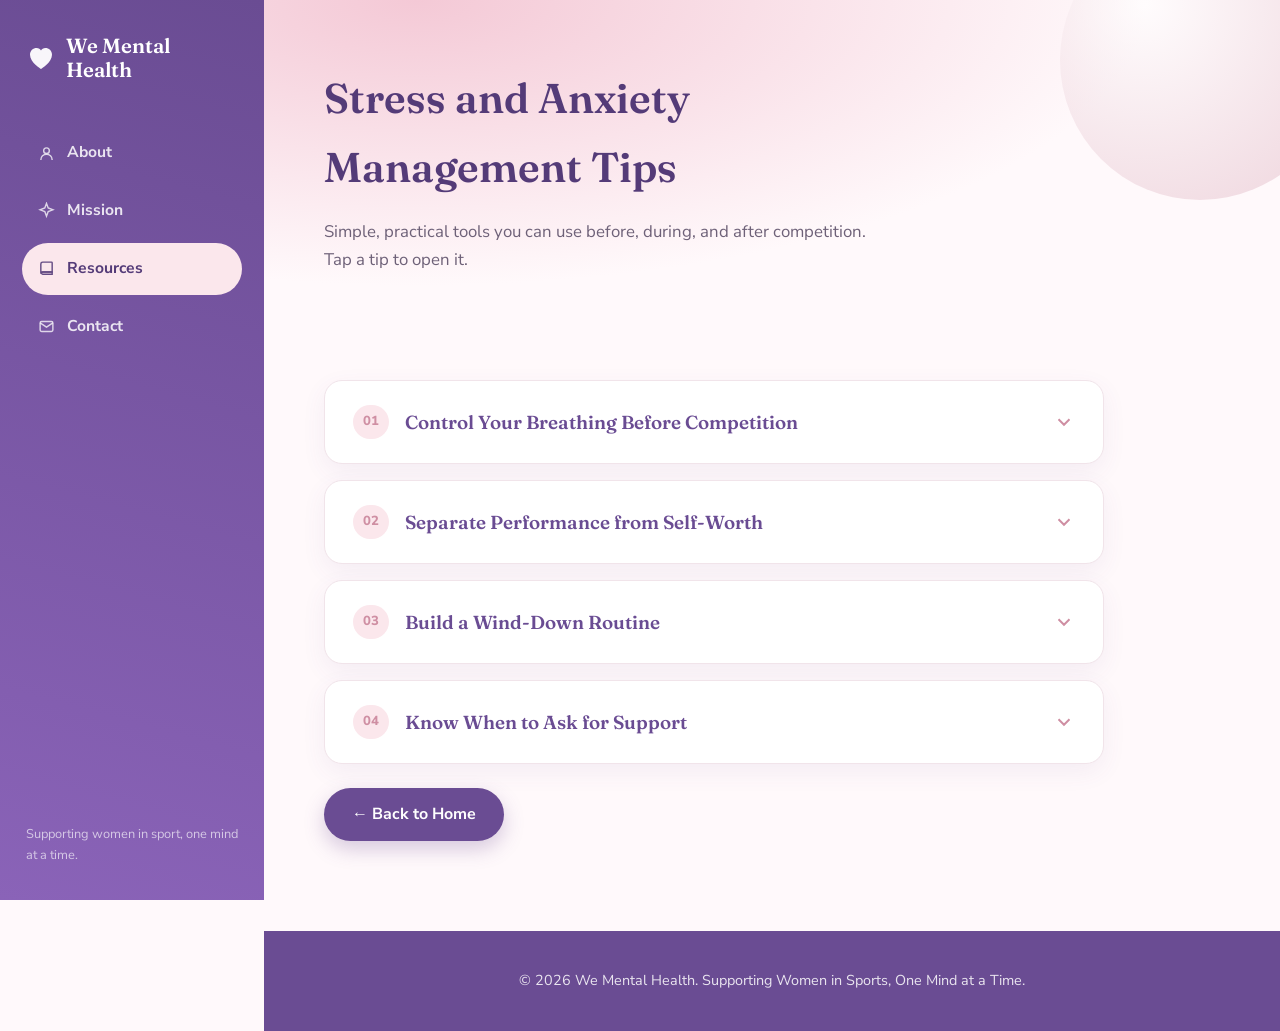
<file: stress.html>
<!DOCTYPE html>
<html lang="en">
<head>
<meta charset="UTF-8">
<meta name="viewport" content="width=device-width, initial-scale=1.0">
<title>Stress and Anxiety Management Tips | We Mental Health</title>
<link rel="preconnect" href="https://fonts.googleapis.com">
<link rel="preconnect" href="https://fonts.gstatic.com" crossorigin>
<link href="https://fonts.googleapis.com/css2?family=Fraunces:opsz,wght@9..144,500;9..144,600&family=Nunito+Sans:wght@400;600;700;800&display=swap" rel="stylesheet">
<style>
  :root{
    --plum: #6a4c93;
    --plum-deep: #543b78;
    --plum-light: #8a63b8;
    --blush: #f4c9d6;
    --blush-soft: #fbe7ec;
    --rose-gold: #cf8fa3;
    --cream: #fff9fb;
    --ink: #3a2f42;
    --ink-soft: #6e6178;
    --sidebar-w: 264px;
  }
  * { box-sizing: border-box; }
  body{
    margin: 0;
    font-family: 'Nunito Sans', sans-serif;
    background: var(--cream);
    color: var(--ink);
    line-height: 1.65;
  }
  h1, h2 { font-family: 'Fraunces', serif; font-weight: 600; }

  .sidebar{
    position: fixed; top: 0; left: 0;
    width: var(--sidebar-w); height: 100vh;
    background: linear-gradient(195deg, var(--plum) 0%, var(--plum-light) 100%);
    color: white;
    display: flex; flex-direction: column;
    padding: 34px 22px; z-index: 100;
  }
  .brand{ display: flex; align-items: center; gap: 10px; margin-bottom: 46px; padding-left: 4px; }
  .brand span{ font-family: 'Fraunces', serif; font-size: 1.28rem; font-weight: 600; line-height: 1.15; }
  .tabs{ list-style: none; margin: 0; padding: 0; display: flex; flex-direction: column; gap: 6px; }
  .tabs a{
    all: unset; display: flex; align-items: center; gap: 12px;
    width: 100%; padding: 13px 16px; border-radius: 30px;
    font-size: 0.98rem; font-weight: 700; color: rgba(255,255,255,0.85);
    cursor: pointer; transition: background 0.2s ease, color 0.2s ease; box-sizing: border-box;
  }
  .tabs a svg{ opacity: 0.9; flex-shrink: 0; }
  .tabs a:hover{ background: rgba(255,255,255,0.12); color: white; }
  .tabs a.active{ background: var(--blush-soft); color: var(--plum-deep); }
  .sidebar-footer{ margin-top: auto; padding-left: 4px; font-size: 0.8rem; color: rgba(255,255,255,0.65); }

  main{ margin-left: var(--sidebar-w); min-height: 100vh; }

  .page-hero{
    position: relative; overflow: hidden;
    background: radial-gradient(120% 140% at 15% 0%, var(--blush) 0%, var(--cream) 60%);
    padding: 64px 60px 50px;
  }
  .page-hero .blob{
    position: absolute; top: -80px; right: -60px; width: 280px; height: 280px;
    border-radius: 50%;
    background: radial-gradient(circle at 30% 30%, rgba(255,255,255,0.55), rgba(207,143,163,0.35));
  }
  .page-hero h1{ position: relative; font-size: clamp(1.9rem, 3.4vw, 2.6rem); color: var(--plum-deep); margin: 0 0 12px; max-width: 20ch; }
  .page-hero p{ position: relative; max-width: 56ch; font-size: 1.05rem; color: var(--ink-soft); }

  .content{ padding: 40px 60px 90px; max-width: 900px; }

  .accordion-item{
    background: white; border-radius: 18px; margin-bottom: 16px;
    box-shadow: 0 8px 24px rgba(106,76,147,0.07); border: 1px solid #f1e4ea; overflow: hidden;
  }
  .accordion-header{
    all: unset; display: flex; align-items: center; gap: 16px;
    width: 100%; padding: 24px 28px; cursor: pointer; box-sizing: border-box;
  }
  .accordion-header .num{
    display: inline-flex; align-items: center; justify-content: center;
    min-width: 34px; height: 34px; padding: 0 10px;
    background: var(--blush-soft); color: var(--rose-gold);
    font-weight: 800; font-size: 0.82rem; border-radius: 20px; flex-shrink: 0;
  }
  .accordion-header .title{ flex: 1; font-family: 'Fraunces', serif; font-weight: 600; font-size: 1.18rem; color: var(--plum); }
  .accordion-header .chevron{ flex-shrink: 0; width: 22px; height: 22px; color: var(--rose-gold); transition: transform 0.25s ease; }
  .accordion-item.open .chevron{ transform: rotate(180deg); }

  .accordion-panel{ max-height: 0; overflow: hidden; transition: max-height 0.32s ease; }
  .accordion-panel-inner{ padding: 0 28px 26px 78px; }
  .accordion-panel-inner p{ color: var(--ink-soft); max-width: 66ch; }
  .accordion-panel-inner ul{ margin-top: 12px; padding-left: 20px; color: var(--ink-soft); max-width: 62ch; }
  .accordion-panel-inner li{ margin-bottom: 8px; }

  .button{
    display: inline-block; margin-top: 8px; background: var(--plum); color: white;
    padding: 13px 28px; text-decoration: none; border-radius: 30px; font-weight: 700;
    box-shadow: 0 8px 20px rgba(106,76,147,0.28); transition: background 0.2s ease, transform 0.2s ease;
  }
  .button:hover{ background: var(--plum-deep); transform: translateY(-1px); }

  footer{ background: var(--plum); color: rgba(255,255,255,0.85); text-align: center; padding: 24px; font-size: 0.9rem; }

  @media (max-width: 880px){
    .sidebar{ position: static; width: 100%; height: auto; flex-direction: row; align-items: center; padding: 16px 18px; gap: 18px; overflow-x: auto; }
    .brand{ margin-bottom: 0; }
    .brand span{ font-size: 1.05rem; }
    .tabs{ flex-direction: row; gap: 6px; }
    .tabs a{ padding: 10px 14px; white-space: nowrap; }
    .sidebar-footer{ display: none; }
    main{ margin-left: 0; }
    .page-hero{ padding: 40px 22px 32px; }
    .content{ padding: 30px 22px 70px; }
    .accordion-panel-inner{ padding-left: 28px; }
  }
</style>
</head>
<body>

<div class="sidebar">
  <div class="brand">
    <svg width="30" height="30" viewBox="0 0 30 30" fill="none">
      <path d="M15 26C15 26 4 19.5 4 11.8C4 7.7 7.2 5 10.6 5C12.6 5 14.3 6 15 7.6C15.7 6 17.4 5 19.4 5C22.8 5 26 7.7 26 11.8C26 19.5 15 26 15 26Z" fill="white" fill-opacity="0.95"/>
    </svg>
    <span>We Mental<br>Health</span>
  </div>
  <ul class="tabs">
    <li><a href="index.html#about"><svg width="17" height="17" viewBox="0 0 24 24" fill="none" stroke="currentColor" stroke-width="2"><circle cx="12" cy="8" r="4"/><path d="M4 21c0-4.4 3.6-8 8-8s8 3.6 8 8"/></svg>About</a></li>
    <li><a href="index.html#mission"><svg width="17" height="17" viewBox="0 0 24 24" fill="none" stroke="currentColor" stroke-width="2"><path d="M12 2l2.4 6.5L21 11l-6.6 2.5L12 20l-2.4-6.5L3 11l6.6-2.5z"/></svg>Mission</a></li>
    <li><a href="index.html#resources" class="active"><svg width="17" height="17" viewBox="0 0 24 24" fill="none" stroke="currentColor" stroke-width="2"><path d="M4 19.5A2.5 2.5 0 0 1 6.5 17H20V4a1 1 0 0 0-1-1H6.5A2.5 2.5 0 0 0 4 5.5v14z"/><path d="M6.5 17H20v3H6.5a1.5 1.5 0 0 1 0-3z"/></svg>Resources</a></li>
    <li><a href="index.html#contact"><svg width="17" height="17" viewBox="0 0 24 24" fill="none" stroke="currentColor" stroke-width="2"><rect x="3" y="5" width="18" height="14" rx="2"/><path d="M3 7l9 6 9-6"/></svg>Contact</a></li>
  </ul>
  <div class="sidebar-footer">Supporting women in sport, one mind at a time.</div>
</div>

<main>
  <div class="page-hero">
    <div class="blob"></div>
    <h1>Stress and Anxiety Management Tips</h1>
    <p>Simple, practical tools you can use before, during, and after competition. Tap a tip to open it.</p>
  </div>

  <div class="content">

    <div class="accordion-item">
      <button class="accordion-header" type="button">
        <span class="num">01</span>
        <span class="title">Control Your Breathing Before Competition</span>
        <svg class="chevron" viewBox="0 0 24 24" fill="none" stroke="currentColor" stroke-width="2.2"><path d="M6 9l6 6 6-6"/></svg>
      </button>
      <div class="accordion-panel">
        <div class="accordion-panel-inner">
          <p>Pre-game nerves are normal, but they don't have to run the show. Slow, deliberate breathing calms the nervous system fast.</p>
          <ul>
            <li>Inhale for 4 seconds, hold for 4, exhale for 6</li>
            <li>Repeat for 1–2 minutes before you step onto the court or field</li>
            <li>Use it again between points or plays if nerves spike</li>
          </ul>
        </div>
      </div>
    </div>

    <div class="accordion-item">
      <button class="accordion-header" type="button">
        <span class="num">02</span>
        <span class="title">Separate Performance from Self-Worth</span>
        <svg class="chevron" viewBox="0 0 24 24" fill="none" stroke="currentColor" stroke-width="2.2"><path d="M6 9l6 6 6-6"/></svg>
      </button>
      <div class="accordion-panel">
        <div class="accordion-panel-inner">
          <p>A bad match or a missed shot is information about that moment, not a verdict on your value as an athlete or a person.</p>
          <ul>
            <li>After a mistake, name what happened factually, without judgment</li>
            <li>Ask "what's the next useful action?" instead of "what does this say about me?"</li>
            <li>Keep a short list of things you're proud of outside sport, and revisit it often</li>
          </ul>
        </div>
      </div>
    </div>

    <div class="accordion-item">
      <button class="accordion-header" type="button">
        <span class="num">03</span>
        <span class="title">Build a Wind-Down Routine</span>
        <svg class="chevron" viewBox="0 0 24 24" fill="none" stroke="currentColor" stroke-width="2.2"><path d="M6 9l6 6 6-6"/></svg>
      </button>
      <div class="accordion-panel">
        <div class="accordion-panel-inner">
          <p>Anxiety often spikes when the body stays "switched on" long after training or competition ends.</p>
          <ul>
            <li>Set a consistent post-training routine: stretch, shower, eat, then rest</li>
            <li>Limit scrolling social media in the hour after a game, win or lose</li>
            <li>Write down one thing that went well, even on hard days</li>
          </ul>
        </div>
      </div>
    </div>

    <div class="accordion-item">
      <button class="accordion-header" type="button">
        <span class="num">04</span>
        <span class="title">Know When to Ask for Support</span>
        <svg class="chevron" viewBox="0 0 24 24" fill="none" stroke="currentColor" stroke-width="2.2"><path d="M6 9l6 6 6-6"/></svg>
      </button>
      <div class="accordion-panel">
        <div class="accordion-panel-inner">
          <p>Ongoing anxiety that doesn't ease with rest, breathing, or time off deserves more than self-management.</p>
          <ul>
            <li>Talk to a coach, teammate, or family member you trust</li>
            <li>Consider speaking with a sports psychologist or counselor</li>
            <li>Treat asking for help as a training decision, not a personal failure</li>
          </ul>
        </div>
      </div>
    </div>

    <a href="index.html" class="button">← Back to Home</a>
  </div>

  <footer>
    <p>&copy; 2026 We Mental Health. Supporting Women in Sports, One Mind at a Time.</p>
  </footer>
</main>

<script>
  document.querySelectorAll('.accordion-header').forEach(function(btn){
    btn.addEventListener('click', function(){
      var item = btn.closest('.accordion-item');
      var panel = item.querySelector('.accordion-panel');
      var isOpen = item.classList.contains('open');
      if (isOpen){
        panel.style.maxHeight = null;
        item.classList.remove('open');
      } else {
        item.classList.add('open');
        panel.style.maxHeight = panel.scrollHeight + 'px';
      }
    });
  });
</script>

</body>
</html>
</file>
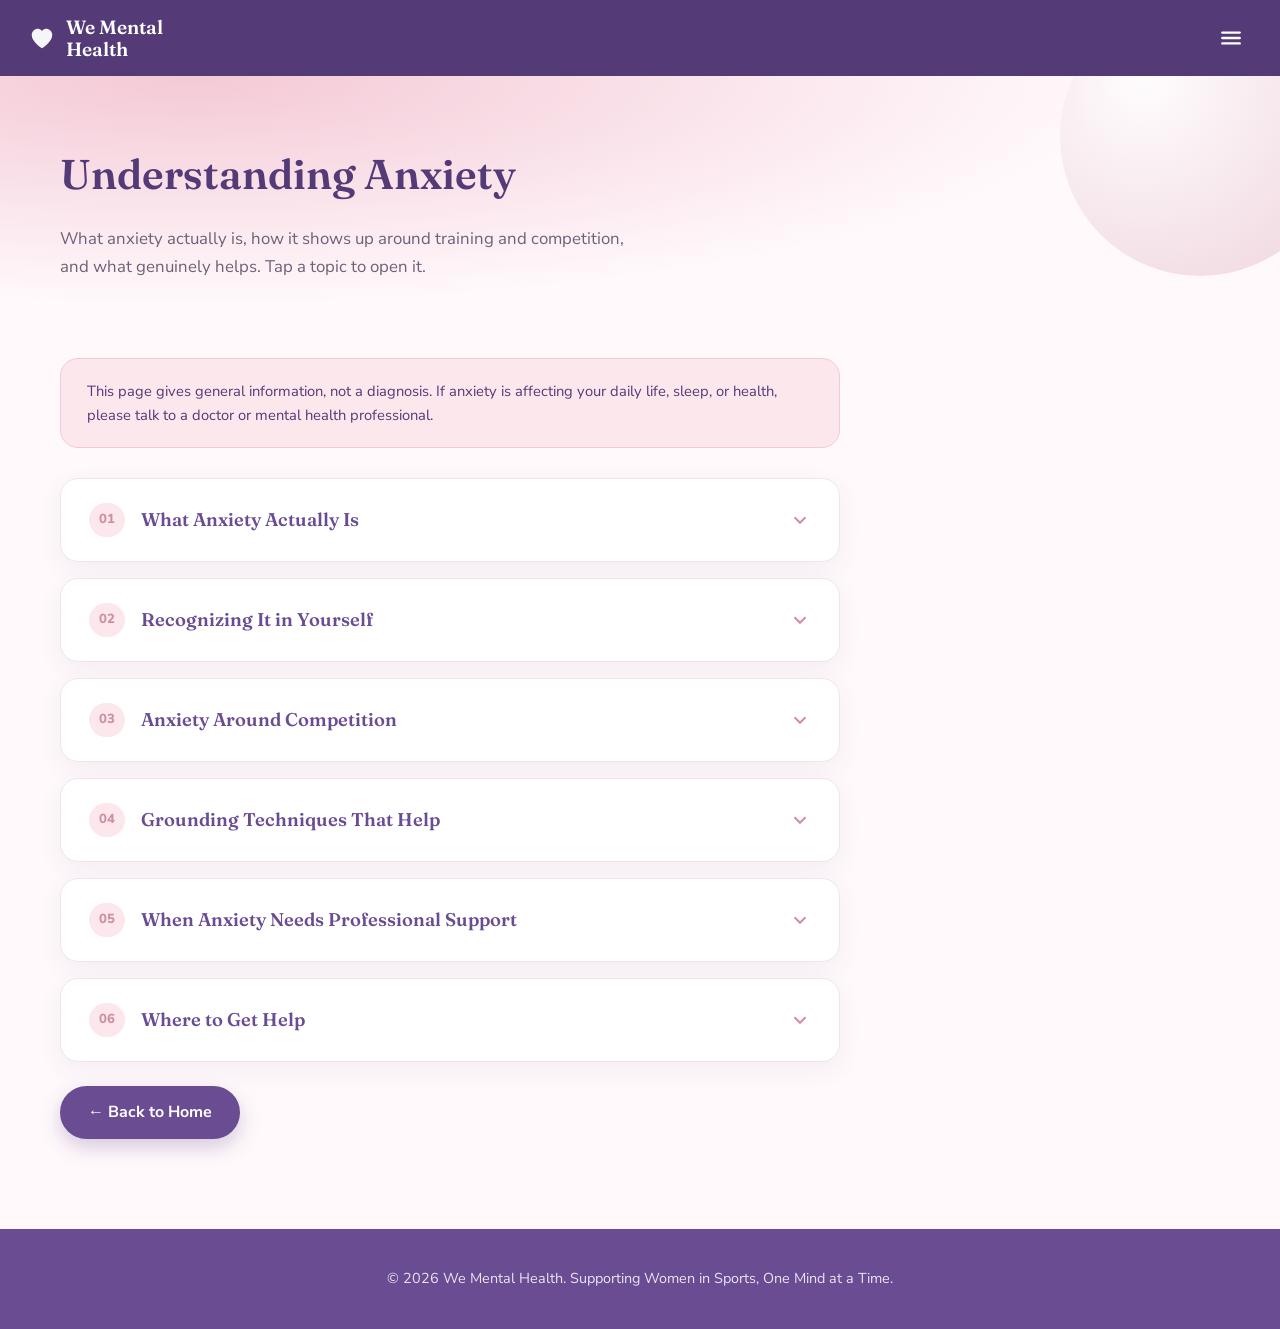
<file: We/Anxiety.html>
﻿<!DOCTYPE html>
<html lang="en">
<head>
<meta charset="UTF-8">
<meta name="viewport" content="width=device-width, initial-scale=1.0">
<title>Anxiety in Female Athletes: What Helps | We Mental Health</title>
<link rel="preconnect" href="https://fonts.googleapis.com">
<link rel="preconnect" href="https://fonts.gstatic.com" crossorigin>
<link href="https://fonts.googleapis.com/css2?family=Fraunces:opsz,wght@9..144,500;9..144,600&family=Nunito+Sans:wght@400;600;700;800&display=swap" rel="stylesheet">
<link rel="icon" type="image/svg+xml" href="favicon.svg">
<link rel="stylesheet" href="site-nav.css">
<meta name="description" content="What anxiety actually is, how it shows up around training and competition, and what genuinely helps. Written for women and girls in sport.">
<link rel="canonical" href="https://we-mentalhealth.org/Anxiety.html">
<meta property="og:type" content="article">
<meta property="og:title" content="Understanding Anxiety in Female Athletes">
<meta property="og:description" content="What anxiety actually is, how it shows up around training and competition, and what genuinely helps. Written for women and girls in sport.">
<meta property="og:url" content="https://we-mentalhealth.org/Anxiety.html">
<meta property="og:image" content="https://images.unsplash.com/photo-1770237710759-82b2962cd4ab?auto=format&fit=crop&w=1200&q=80">
<meta property="og:site_name" content="We Mental Health">
<meta name="twitter:card" content="summary_large_image">
<meta name="twitter:title" content="Understanding Anxiety in Female Athletes">
<meta name="twitter:description" content="What anxiety actually is, how it shows up around training and competition, and what genuinely helps. Written for women and girls in sport.">
<meta name="twitter:image" content="https://images.unsplash.com/photo-1770237710759-82b2962cd4ab?auto=format&fit=crop&w=1200&q=80">
<style>
  :root{
    --plum: #6a4c93;
    --plum-deep: #543b78;
    --plum-light: #8a63b8;
    --blush: #f4c9d6;
    --blush-soft: #fbe7ec;
    --rose-gold: #cf8fa3;
    --cream: #fff9fb;
    --ink: #3a2f42;
    --ink-soft: #6e6178;
  }
  * { box-sizing: border-box; }
  body{
    margin: 0;
    font-family: 'Nunito Sans', sans-serif;
    background: var(--cream);
    color: var(--ink);
    line-height: 1.65;
  }
  h1, h2 { font-family: 'Fraunces', serif; font-weight: 600; }


  .page-hero{
    position: relative; overflow: hidden;
    background: radial-gradient(120% 140% at 15% 0%, var(--blush) 0%, var(--cream) 60%);
    padding: 64px 60px 50px;
  }
  .page-hero .blob{
    position: absolute; top: -80px; right: -60px; width: 280px; height: 280px;
    border-radius: 50%;
    background: radial-gradient(circle at 30% 30%, rgba(255,255,255,0.55), rgba(207,143,163,0.35));
  }
  .page-hero h1{ position: relative; font-size: clamp(1.9rem, 3.4vw, 2.6rem); color: var(--plum-deep); margin: 0 0 12px; max-width: 22ch; }
  .page-hero p{ position: relative; max-width: 58ch; font-size: 1.05rem; color: var(--ink-soft); }

  .content{ padding: 10px 60px 90px; max-width: 900px; }

  .info-banner{
    background: var(--blush-soft);
    border: 1px solid var(--blush);
    border-radius: 18px;
    padding: 20px 26px;
    margin-bottom: 30px;
    font-size: 0.92rem;
    color: var(--plum-deep);
  }

  .accordion-item{
    background: white; border-radius: 18px; margin-bottom: 16px;
    box-shadow: 0 8px 24px rgba(106,76,147,0.07); border: 1px solid #f1e4ea; overflow: hidden;
  }
  .accordion-header{
    all: unset; display: flex; align-items: center; gap: 16px;
    width: 100%; padding: 24px 28px; cursor: pointer; box-sizing: border-box;
  }
  .accordion-header .num{
    display: inline-flex; align-items: center; justify-content: center;
    min-width: 34px; height: 34px; padding: 0 10px;
    background: var(--blush-soft); color: var(--rose-gold);
    font-weight: 800; font-size: 0.82rem; border-radius: 20px; flex-shrink: 0;
  }
  .accordion-header .title{ flex: 1; font-family: 'Fraunces', serif; font-weight: 600; font-size: 1.15rem; color: var(--plum); }
  .accordion-header .chevron{ flex-shrink: 0; width: 22px; height: 22px; color: var(--rose-gold); transition: transform 0.25s ease; }
  .accordion-item.open .chevron{ transform: rotate(180deg); }

  .accordion-panel{ max-height: 0; overflow: hidden; transition: max-height 0.32s ease; }
  .accordion-panel-inner{ padding: 0 28px 26px 78px; }
  .accordion-panel-inner p{ color: var(--ink-soft); max-width: 66ch; }
  .accordion-panel-inner ul{ margin-top: 12px; padding-left: 20px; color: var(--ink-soft); max-width: 62ch; }
  .accordion-panel-inner li{ margin-bottom: 8px; }
  .accordion-panel-inner a{ color: var(--plum); font-weight: 700; }

  .button{
    display: inline-block; margin-top: 8px; background: var(--plum); color: white;
    padding: 13px 28px; text-decoration: none; border-radius: 30px; font-weight: 700;
    box-shadow: 0 8px 20px rgba(106,76,147,0.28); transition: background 0.2s ease, transform 0.2s ease;
  }
  .button:hover{ background: var(--plum-deep); transform: translateY(-1px); }

  footer{ background: var(--plum); color: rgba(255,255,255,0.85); text-align: center; padding: 24px; font-size: 0.9rem; }

  @media (max-width: 880px){
    main{ margin-left: 0; }
    .page-hero{ padding: 40px 22px 32px; }
    .content{ padding: 6px 22px 70px; }
    .accordion-panel-inner{ padding-left: 28px; }
  }
</style>
</head>
<body class="has-topbar">

<div class="topbar always-solid" id="topbar">
  <a class="brand" href="index.html">
    <svg width="28" height="28" viewBox="0 0 30 30" fill="none" aria-hidden="true">
      <path d="M15 26C15 26 4 19.5 4 11.8C4 7.7 7.2 5 10.6 5C12.6 5 14.3 6 15 7.6C15.7 6 17.4 5 19.4 5C22.8 5 26 7.7 26 11.8C26 19.5 15 26 15 26Z" fill="white" fill-opacity="0.95"/>
    </svg>
    <span>We Mental<br>Health</span>
  </a>
  <button type="button" class="hamburger" id="menu-toggle" aria-label="Open menu">
    <svg class="icon-open" width="26" height="26" viewBox="0 0 24 24" fill="none" stroke="white" stroke-width="2.2" stroke-linecap="round" aria-hidden="true"><line x1="4" y1="7" x2="20" y2="7"/><line x1="4" y1="12" x2="20" y2="12"/><line x1="4" y1="17" x2="20" y2="17"/></svg>
    <svg class="icon-close" width="24" height="24" viewBox="0 0 24 24" fill="none" stroke="white" stroke-width="2.2" stroke-linecap="round" aria-hidden="true"><line x1="5" y1="5" x2="19" y2="19"/><line x1="19" y1="5" x2="5" y2="19"/></svg>
  </button>
</div>

<nav class="nav-overlay" id="nav-overlay" aria-label="Main navigation">
  <div class="nav-columns">
    <div class="nav-group">
      <div class="nav-group-title">The Club</div>
      <ul>
        <li><a href="index.html">Home</a></li>
        <li><a href="index.html#about">About Us</a></li>
        <li><a href="index.html#mission">Our Mission</a></li>
      </ul>
    </div>
    <div class="nav-group">
      <div class="nav-group-title">Resources</div>
      <ul>
        <li><a href="articles.html">Mental Wellness Articles</a></li>
        <li><a href="stress.html">Stress &amp; Anxiety Tips</a></li>
        <li><a href="Anxiety.html">Understanding Anxiety</a></li>
        <li><a href="selfcare.html">Self-Care Practices</a></li>
        <li><a href="PostpartumDepression.html">Postpartum Depression</a></li>
        <li><a href="sex-education.html">Sex Education</a></li>
        <li><a href="stories.html">Athlete Stories</a></li>
        <li><a href="evidence.html">Documenting Abuse</a></li>
      </ul>
    </div>
    <div class="nav-group">
      <div class="nav-group-title">Get Help</div>
      <ul>
        <li><a href="community.html">Community Support</a></li>
        <li><a href="index.html#contact">Contact Us</a></li>
        <li><a href="privacy.html">Privacy Policy</a></li>
      </ul>
    </div>
  </div>

  <div class="nav-lang">
    <label for="lang-select">Language</label>
    <select id="lang-select">
      <option value="en">English</option>
      <option value="fr">Fran&ccedil;ais</option>
      <option value="es">Espa&ntilde;ol</option>
      <option value="pt">Portugu&ecirc;s</option>
      <option value="sw">Kiswahili</option>
    </select>
  </div>
</nav>

<main>
  <div class="page-hero">
    <div class="blob"></div>
    <h1>Understanding Anxiety</h1>
    <p>What anxiety actually is, how it shows up around training and competition, and what genuinely helps. Tap a topic to open it.</p>
  </div>

  <div class="content">

    <div class="info-banner">
      This page gives general information, not a diagnosis. If anxiety is affecting your daily life, sleep, or health, please talk to a doctor or mental health professional.
    </div>

    <div class="accordion-item">
      <button class="accordion-header" type="button">
        <span class="num">01</span>
        <span class="title">What Anxiety Actually Is</span>
        <svg class="chevron" viewBox="0 0 24 24" fill="none" stroke="currentColor" stroke-width="2.2"><path d="M6 9l6 6 6-6"/></svg>
      </button>
      <div class="accordion-panel">
        <div class="accordion-panel-inner">
          <p>Anxiety is your body's alarm system — a stress response designed to prepare you for danger. In small doses before competition, it can sharpen focus. The problem isn't that anxiety exists; it's when the alarm goes off too often, too intensely, or without a clear trigger.</p>
          <ul>
            <li>Common physical signs: racing heart, tight chest, shallow breathing, restlessness, upset stomach</li>
            <li>Common mental signs: racing thoughts, difficulty concentrating, expecting the worst, feeling on edge</li>
            <li>Occasional anxiety before a big match is normal. Anxiety that shows up constantly, or without an obvious cause, is worth paying attention to</li>
          </ul>
        </div>
      </div>
    </div>

    <div class="accordion-item">
      <button class="accordion-header" type="button">
        <span class="num">02</span>
        <span class="title">Recognizing It in Yourself</span>
        <svg class="chevron" viewBox="0 0 24 24" fill="none" stroke="currentColor" stroke-width="2.2"><path d="M6 9l6 6 6-6"/></svg>
      </button>
      <div class="accordion-panel">
        <div class="accordion-panel-inner">
          <p>Anxiety doesn't always look like panic. Sometimes it looks like over-preparing, avoiding situations altogether, irritability, or trouble sleeping the night before something important.</p>
          <ul>
            <li>Notice patterns: does it show up before specific events, or does it feel constant?</li>
            <li>Notice what you do in response: do you avoid things, over-control things, or push through and crash afterward?</li>
            <li>None of these responses make you weak — they're just data about what your anxiety is trying to protect you from</li>
          </ul>
        </div>
      </div>
    </div>

    <div class="accordion-item">
      <button class="accordion-header" type="button">
        <span class="num">03</span>
        <span class="title">Anxiety Around Competition</span>
        <svg class="chevron" viewBox="0 0 24 24" fill="none" stroke="currentColor" stroke-width="2.2"><path d="M6 9l6 6 6-6"/></svg>
      </button>
      <div class="accordion-panel">
        <div class="accordion-panel-inner">
          <p>Performance anxiety is extremely common among athletes at every level — it doesn't mean you're not cut out for competition, it means the stakes feel real to you.</p>
          <ul>
            <li>A racing heart before a match is often the same physical sensation as excitement — how you interpret it can shape how it affects you</li>
            <li>Preparation helps, but over-preparing to the point of exhaustion usually increases anxiety rather than reducing it</li>
            <li>If anxiety is consistently affecting your performance or your enjoyment of your sport, a sports psychologist can help — this is a normal, common resource for athletes, not a last resort</li>
          </ul>
        </div>
      </div>
    </div>

    <div class="accordion-item">
      <button class="accordion-header" type="button">
        <span class="num">04</span>
        <span class="title">Grounding Techniques That Help</span>
        <svg class="chevron" viewBox="0 0 24 24" fill="none" stroke="currentColor" stroke-width="2.2"><path d="M6 9l6 6 6-6"/></svg>
      </button>
      <div class="accordion-panel">
        <div class="accordion-panel-inner">
          <p>Grounding techniques work by giving your mind something concrete to focus on, which interrupts the spiral of anxious thoughts.</p>
          <ul>
            <li><strong>Slow breathing:</strong> inhale for 4 seconds, hold for 4, exhale for 6 — repeat for a minute or two</li>
            <li><strong>5-4-3-2-1 method:</strong> name 5 things you can see, 4 you can hear, 3 you can touch, 2 you can smell, 1 you can taste</li>
            <li><strong>Naming it out loud:</strong> simply saying "I'm feeling anxious right now" to yourself or someone else can reduce its intensity</li>
            <li>These are meant to calm the moment, not fix the underlying cause — if anxiety keeps returning, that's worth addressing with a professional</li>
          </ul>
        </div>
      </div>
    </div>

    <div class="accordion-item">
      <button class="accordion-header" type="button">
        <span class="num">05</span>
        <span class="title">When Anxiety Needs Professional Support</span>
        <svg class="chevron" viewBox="0 0 24 24" fill="none" stroke="currentColor" stroke-width="2.2"><path d="M6 9l6 6 6-6"/></svg>
      </button>
      <div class="accordion-panel">
        <div class="accordion-panel-inner">
          <p>It's time to talk to a professional when anxiety starts running your decisions rather than just being a feeling you notice.</p>
          <ul>
            <li>You're avoiding training, competitions, or normal daily activities because of it</li>
            <li>It's disrupting your sleep, appetite, or ability to concentrate most days</li>
            <li>It's not going away with rest, time, or the techniques above</li>
            <li>Seeking help early tends to be far more effective than waiting until it feels unmanageable</li>
          </ul>
        </div>
      </div>
    </div>

    <div class="accordion-item">
      <button class="accordion-header" type="button">
        <span class="num">06</span>
        <span class="title">Where to Get Help</span>
        <svg class="chevron" viewBox="0 0 24 24" fill="none" stroke="currentColor" stroke-width="2.2"><path d="M6 9l6 6 6-6"/></svg>
      </button>
      <div class="accordion-panel">
        <div class="accordion-panel-inner">
          <p>You don't have to figure this out alone, and reaching out isn't a sign of weakness.</p>
          <ul>
            <li>Our <a href="community.html">Community Support page</a> has a confidential way to reach out, plus local mental health resources by country</li>
            <li>A doctor, school counselor, or team medical staff can refer you to a mental health professional</li>
            <li>If anxiety ever comes with thoughts of harming yourself, please treat that as urgent and use the emergency resources on the Community page right away</li>
          </ul>
        </div>
      </div>
    </div>

    <a href="index.html" class="button">← Back to Home</a>
  </div>

  <footer>
    <p>&copy; 2026 We Mental Health. Supporting Women in Sports, One Mind at a Time.</p>
  </footer>
</main>

<script>
  document.querySelectorAll('.accordion-header').forEach(function(btn){
    btn.addEventListener('click', function(){
      var item = btn.closest('.accordion-item');
      var panel = item.querySelector('.accordion-panel');
      var isOpen = item.classList.contains('open');
      if (isOpen){
        panel.style.maxHeight = null;
        item.classList.remove('open');
      } else {
        item.classList.add('open');
        panel.style.maxHeight = panel.scrollHeight + 'px';
      }
    });
  });
</script>

<script src="site-nav.js"></script>
<script src="https://translate.google.com/translate_a/element.js?cb=googleTranslateElementInit"></script>
</body>
</html>
</file>
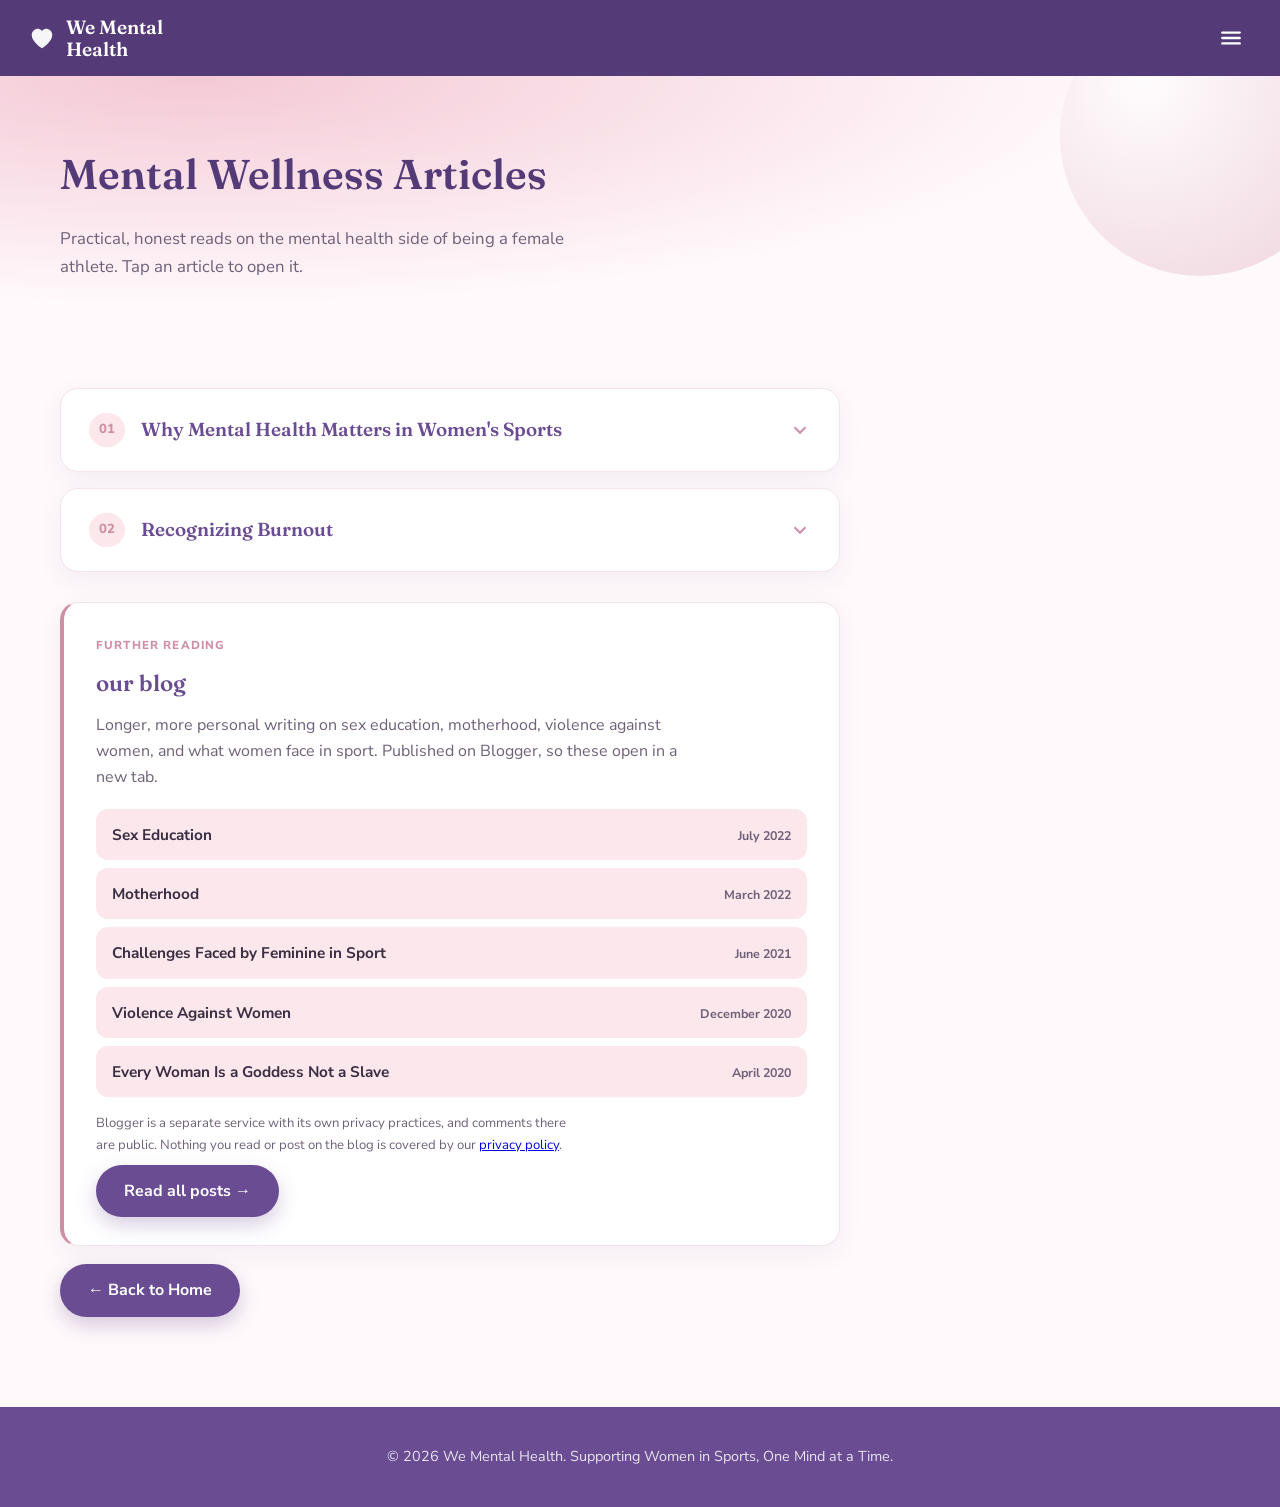
<file: We/articles.html>
﻿<!DOCTYPE html>
<html lang="en">
<head>
  <meta name="google-site-verification" content="cGK2ZZm9QXsd9YK4VMPb-AaaMOBKjG2GWGtUGECzFrU" />
  
<meta charset="UTF-8">
<meta name="viewport" content="width=device-width, initial-scale=1.0">
<title>Mental Health Articles for Women in Sport</title>
<link rel="preconnect" href="https://fonts.googleapis.com">
<link rel="preconnect" href="https://fonts.gstatic.com" crossorigin>
<link href="https://fonts.googleapis.com/css2?family=Fraunces:opsz,wght@9..144,500;9..144,600&family=Nunito+Sans:wght@400;600;700;800&display=swap" rel="stylesheet">
<link rel="icon" type="image/svg+xml" href="favicon.svg">
<link rel="stylesheet" href="site-nav.css">
<meta name="description" content="Honest reads on the mental health side of being a female athlete: why it matters, how to recognise burnout, and where to find support in Nigeria and beyond.">
<link rel="canonical" href="https://we-mentalhealth.org/articles.html">
<meta property="og:type" content="article">
<meta property="og:title" content="Mental Wellness Articles">
<meta property="og:description" content="Honest reads on the mental health side of being a female athlete: why it matters, how to recognise burnout, and where to find support in Nigeria and beyond.">
<meta property="og:url" content="https://we-mentalhealth.org/articles.html">
<meta property="og:image" content="https://images.unsplash.com/photo-1770237710759-82b2962cd4ab?auto=format&fit=crop&w=1200&q=80">
<meta property="og:site_name" content="We Mental Health">
<meta name="twitter:card" content="summary_large_image">
<meta name="twitter:title" content="Mental Wellness Articles">
<meta name="twitter:description" content="Honest reads on the mental health side of being a female athlete: why it matters, how to recognise burnout, and where to find support in Nigeria and beyond.">
<meta name="twitter:image" content="https://images.unsplash.com/photo-1770237710759-82b2962cd4ab?auto=format&fit=crop&w=1200&q=80">
<style>
  :root{
    --plum: #6a4c93;
    --plum-deep: #543b78;
    --plum-light: #8a63b8;
    --blush: #f4c9d6;
    --blush-soft: #fbe7ec;
    --rose-gold: #cf8fa3;
    --cream: #fff9fb;
    --ink: #3a2f42;
    --ink-soft: #6e6178;
  }
  * { box-sizing: border-box; }
  body{
    margin: 0;
    font-family: 'Nunito Sans', sans-serif;
    background: var(--cream);
    color: var(--ink);
    line-height: 1.65;
  }
  h1, h2 { font-family: 'Fraunces', serif; font-weight: 600; }


  .page-hero{
    position: relative;
    overflow: hidden;
    background: radial-gradient(120% 140% at 15% 0%, var(--blush) 0%, var(--cream) 60%);
    padding: 64px 60px 50px;
  }
  .page-hero .blob{
    position: absolute;
    top: -80px; right: -60px;
    width: 280px; height: 280px;
    border-radius: 50%;
    background: radial-gradient(circle at 30% 30%, rgba(255,255,255,0.55), rgba(207,143,163,0.35));
  }
  .page-hero h1{
    position: relative;
    font-size: clamp(1.9rem, 3.4vw, 2.6rem);
    color: var(--plum-deep);
    margin: 0 0 12px;
    max-width: 18ch;
  }
  .page-hero p{
    position: relative;
    max-width: 56ch;
    font-size: 1.05rem;
    color: var(--ink-soft);
  }

  .content{ padding: 40px 60px 90px; max-width: 900px; }

  /* ---------- Accordion ---------- */
  .accordion-item{
    background: white;
    border-radius: 18px;
    margin-bottom: 16px;
    box-shadow: 0 8px 24px rgba(106,76,147,0.07);
    border: 1px solid #f1e4ea;
    overflow: hidden;
  }
  .accordion-header{
    all: unset;
    display: flex;
    align-items: center;
    gap: 16px;
    width: 100%;
    padding: 24px 28px;
    cursor: pointer;
    box-sizing: border-box;
  }
  .accordion-header .num{
    display: inline-flex;
    align-items: center;
    justify-content: center;
    min-width: 34px;
    height: 34px;
    padding: 0 10px;
    background: var(--blush-soft);
    color: var(--rose-gold);
    font-weight: 800;
    font-size: 0.82rem;
    border-radius: 20px;
    flex-shrink: 0;
  }
  .accordion-header .title{
    flex: 1;
    font-family: 'Fraunces', serif;
    font-weight: 600;
    font-size: 1.18rem;
    color: var(--plum);
  }
  .accordion-header .chevron{
    flex-shrink: 0;
    width: 22px; height: 22px;
    color: var(--rose-gold);
    transition: transform 0.25s ease;
  }
  .accordion-item.open .chevron{ transform: rotate(180deg); }

  .accordion-panel{
    max-height: 0;
    overflow: hidden;
    transition: max-height 0.32s ease;
  }
  .accordion-panel-inner{
    padding: 0 28px 26px 78px;
  }
  .accordion-panel-inner p{ color: var(--ink-soft); max-width: 66ch; }

  .button{
    display: inline-block;
    margin-top: 8px;
    background: var(--plum);
    color: white;
    padding: 13px 28px;
    text-decoration: none;
    border-radius: 30px;
    font-weight: 700;
    box-shadow: 0 8px 20px rgba(106,76,147,0.28);
    transition: background 0.2s ease, transform 0.2s ease;
  }
  .button:hover{ background: var(--plum-deep); transform: translateY(-1px); }

  /* Further reading — links out to the blog. Not an accordion, because these
     open somewhere else rather than expanding in place. */
  .blogroll{
    background: white;
    border: 1px solid #f1e4ea;
    border-left: 4px solid var(--rose-gold);
    border-radius: 18px;
    padding: 28px clamp(20px, 3vw, 32px);
    margin: 30px 0 10px;
    box-shadow: 0 8px 24px rgba(106,76,147,0.07);
  }
  .blogroll-eyebrow{
    display: inline-block;
    font-size: 0.72rem;
    font-weight: 800;
    letter-spacing: 0.1em;
    text-transform: uppercase;
    color: var(--rose-gold);
    margin-bottom: 10px;
  }
  .blogroll h2{
    font-family: 'Fraunces', serif;
    font-weight: 600;
    color: var(--plum);
    font-size: 1.4rem;
    margin: 0 0 10px;
  }
  .blogroll > p{ color: var(--ink-soft); margin: 0 0 18px; max-width: 60ch; }
  .blogroll-list{ list-style: none; margin: 0; padding: 0; display: grid; gap: 8px; }
  .blogroll-list a{
    display: flex;
    align-items: baseline;
    justify-content: space-between;
    gap: 14px;
    text-decoration: none;
    color: var(--ink);
    background: var(--blush-soft);
    border-radius: 12px;
    padding: 13px 16px;
    font-weight: 700;
    font-size: 0.96rem;
    transition: background 0.18s ease, transform 0.18s ease;
  }
  .blogroll-list a:hover{ background: var(--blush); transform: translateX(3px); }
  .blogroll-list .date{
    font-size: 0.78rem;
    font-weight: 700;
    color: var(--ink-soft);
    white-space: nowrap;
  }
  .blogroll .ext-note{ font-size: 0.82rem; color: var(--ink-soft); margin: 16px 0 0; }

  footer{
    background: var(--plum);
    color: rgba(255,255,255,0.85);
    text-align: center;
    padding: 24px;
    font-size: 0.9rem;
  }

  @media (max-width: 880px){
    main{ margin-left: 0; }
    .page-hero{ padding: 40px 22px 32px; }
    .content{ padding: 30px 22px 70px; }
    .accordion-panel-inner{ padding-left: 28px; }
  }
</style>
</head>
<body class="has-topbar">

<div class="topbar always-solid" id="topbar">
  <a class="brand" href="index.html">
    <svg width="28" height="28" viewBox="0 0 30 30" fill="none" aria-hidden="true">
      <path d="M15 26C15 26 4 19.5 4 11.8C4 7.7 7.2 5 10.6 5C12.6 5 14.3 6 15 7.6C15.7 6 17.4 5 19.4 5C22.8 5 26 7.7 26 11.8C26 19.5 15 26 15 26Z" fill="white" fill-opacity="0.95"/>
    </svg>
    <span>We Mental<br>Health</span>
  </a>
  <button type="button" class="hamburger" id="menu-toggle" aria-label="Open menu">
    <svg class="icon-open" width="26" height="26" viewBox="0 0 24 24" fill="none" stroke="white" stroke-width="2.2" stroke-linecap="round" aria-hidden="true"><line x1="4" y1="7" x2="20" y2="7"/><line x1="4" y1="12" x2="20" y2="12"/><line x1="4" y1="17" x2="20" y2="17"/></svg>
    <svg class="icon-close" width="24" height="24" viewBox="0 0 24 24" fill="none" stroke="white" stroke-width="2.2" stroke-linecap="round" aria-hidden="true"><line x1="5" y1="5" x2="19" y2="19"/><line x1="19" y1="5" x2="5" y2="19"/></svg>
  </button>
</div>

<nav class="nav-overlay" id="nav-overlay" aria-label="Main navigation">
  <div class="nav-columns">
    <div class="nav-group">
      <div class="nav-group-title">The Club</div>
      <ul>
        <li><a href="index.html">Home</a></li>
        <li><a href="index.html#about">About Us</a></li>
        <li><a href="index.html#mission">Our Mission</a></li>
      </ul>
    </div>
    <div class="nav-group">
      <div class="nav-group-title">Resources</div>
      <ul>
        <li><a href="articles.html">Mental Wellness Articles</a></li>
        <li><a href="stress.html">Stress &amp; Anxiety Tips</a></li>
        <li><a href="Anxiety.html">Understanding Anxiety</a></li>
        <li><a href="selfcare.html">Self-Care Practices</a></li>
        <li><a href="PostpartumDepression.html">Postpartum Depression</a></li>
        <li><a href="sex-education.html">Sex Education</a></li>
        <li><a href="stories.html">Athlete Stories</a></li>
        <li><a href="evidence.html">Documenting Abuse</a></li>
      </ul>
    </div>
    <div class="nav-group">
      <div class="nav-group-title">Get Help</div>
      <ul>
        <li><a href="community.html">Community Support</a></li>
        <li><a href="index.html#contact">Contact Us</a></li>
        <li><a href="privacy.html">Privacy Policy</a></li>
      </ul>
    </div>
  </div>

  <div class="nav-lang">
    <label for="lang-select">Language</label>
    <select id="lang-select">
      <option value="en">English</option>
      <option value="fr">Fran&ccedil;ais</option>
      <option value="es">Espa&ntilde;ol</option>
      <option value="pt">Portugu&ecirc;s</option>
      <option value="sw">Kiswahili</option>
    </select>
  </div>
</nav>

<main>
  <div class="page-hero">
    <div class="blob"></div>
    <h1>Mental Wellness Articles</h1>
    <p>Practical, honest reads on the mental health side of being a female athlete. Tap an article to open it.</p>
  </div>

  <div class="content">

    <div class="accordion-item">
      <button class="accordion-header" type="button">
        <span class="num">01</span>
        <span class="title">Why Mental Health Matters in Women's Sports</span>
        <svg class="chevron" viewBox="0 0 24 24" fill="none" stroke="currentColor" stroke-width="2.2"><path d="M6 9l6 6 6-6"/></svg>
      </button>
      <div class="accordion-panel">
        <div class="accordion-panel-inner">
          <p>
            Mental health is just as important as physical health. Female athletes often face
            pressure from competition, academics, family expectations, and social media.
            Recognizing these challenges is the first step toward building resilience.
          </p>
        </div>
      </div>
    </div>

    <div class="accordion-item">
      <button class="accordion-header" type="button">
        <span class="num">02</span>
        <span class="title">Recognizing Burnout</span>
        <svg class="chevron" viewBox="0 0 24 24" fill="none" stroke="currentColor" stroke-width="2.2"><path d="M6 9l6 6 6-6"/></svg>
      </button>
      <div class="accordion-panel">
        <div class="accordion-panel-inner">
          <p>
            Burnout can include constant fatigue, loss of motivation, poor performance,
            and emotional exhaustion. Early support can prevent long-term issues.
          </p>
        </div>
      </div>
    </div>

    <div class="blogroll">
      <span class="blogroll-eyebrow">Further reading</span>
      <h2> our blog</h2>
      <p>
        Longer, more personal writing on sex education, motherhood, violence
        against women, and what women face in sport. Published on Blogger, so
        these open in a new tab.
      </p>
      <ul class="blogroll-list">
        <li>
          <a href="https://oyeniyiok.blogspot.com/2022/07/sex-education-sexeducation-is.html" target="_blank" rel="noopener">
            Sex Education <span class="date">July 2022</span>
          </a>
        </li>
        <li>
          <a href="https://oyeniyiok.blogspot.com/2022/03/motherhood-who-is-mother-meaning-of.html" target="_blank" rel="noopener">
            Motherhood <span class="date">March 2022</span>
          </a>
        </li>
        <li>
          <a href="https://oyeniyiok.blogspot.com/2021/06/challenges-faced-by-feminine-in-sport.html" target="_blank" rel="noopener">
            Challenges Faced by Feminine in Sport <span class="date">June 2021</span>
          </a>
        </li>
        <li>
          <a href="https://oyeniyiok.blogspot.com/2020/12/violence-against-women.html" target="_blank" rel="noopener">
            Violence Against Women <span class="date">December 2020</span>
          </a>
        </li>
        <li>
          <a href="https://oyeniyiok.blogspot.com/2020/04/every-woman-is-goddess-not-slave.html" target="_blank" rel="noopener">
            Every Woman Is a Goddess Not a Slave <span class="date">April 2020</span>
          </a>
        </li>
      </ul>
      <p class="ext-note">
        Blogger is a separate service with its own privacy practices, and
        comments there are public. Nothing you read or post on the blog is
        covered by our <a href="privacy.html">privacy policy</a>.
      </p>
      <a class="button" href="https://oyeniyiok.blogspot.com/" target="_blank" rel="noopener">Read all posts →</a>
    </div>

    <a href="index.html" class="button">← Back to Home</a>
  </div>

  <footer>
    <p>&copy; 2026 We Mental Health. Supporting Women in Sports, One Mind at a Time.</p>
  </footer>
</main>

<script>
  document.querySelectorAll('.accordion-header').forEach(function(btn){
    btn.addEventListener('click', function(){
      var item = btn.closest('.accordion-item');
      var panel = item.querySelector('.accordion-panel');
      var isOpen = item.classList.contains('open');
      if (isOpen){
        panel.style.maxHeight = null;
        item.classList.remove('open');
      } else {
        item.classList.add('open');
        panel.style.maxHeight = panel.scrollHeight + 'px';
      }
    });
  });
</script>

<script src="site-nav.js"></script>
<script src="https://translate.google.com/translate_a/element.js?cb=googleTranslateElementInit"></script>
</body>
</html>
</file>
<file: We/site-nav.css>
/* ==========================================================================
   We Mental Health — shared site navigation
   Used by index.html and every resource page. Edit the nav in ONE place.
   Pairs with site-nav.js (behaviour) and the markup block in each page.
   ========================================================================== */

:root{
  --plum: #6a4c93;
  --plum-deep: #543b78;
  --plum-light: #8a63b8;
  --blush: #f4c9d6;
  --blush-soft: #fbe7ec;
  --rose-gold: #cf8fa3;
  --cream: #fff9fb;
  --ink: #3a2f42;
  --ink-soft: #6e6178;
  --topbar-h: 76px;
}

/* ---------- Top bar ---------- */
.topbar{
  position: fixed;
  top: 0; left: 0; right: 0;
  height: var(--topbar-h);
  display: flex;
  align-items: center;
  justify-content: space-between;
  padding: 0 28px;
  background: rgba(84,59,120,0.55);
  backdrop-filter: blur(6px);
  -webkit-backdrop-filter: blur(6px);
  /* Must sit ABOVE .nav-overlay, or the close (X) button is buried by the
     open menu and the only way out is to navigate away. */
  z-index: 1000;
  transition: background 0.25s ease;
}
/* While the menu is open the overlay gradient is the background */
.topbar.menu-open,
.topbar.menu-open.solid,
.topbar.menu-open.always-solid{
  background: transparent;
  backdrop-filter: none;
  -webkit-backdrop-filter: none;
}
/* Pages that are not the photo hero start solid so the bar never floats on cream */
.topbar.solid,
.topbar.always-solid{
  background: var(--plum-deep);
}

.topbar .brand{
  display: flex;
  align-items: center;
  gap: 10px;
  color: white;
  text-decoration: none;
  margin: 0;
  padding: 0;
  border: 0;
}
.topbar .brand svg{ flex-shrink: 0; }
.topbar .brand span{
  font-family: 'Fraunces', serif;
  font-size: 1.2rem;
  font-weight: 600;
  line-height: 1.15;
  display: block;
}

.hamburger{
  all: unset;
  width: 42px; height: 42px;
  display: flex; align-items: center; justify-content: center;
  cursor: pointer;
  border-radius: 50%;
  transition: background 0.2s ease;
}
.hamburger:hover{ background: rgba(255,255,255,0.12); }
.hamburger:focus-visible{ outline: 2px solid var(--blush-soft); outline-offset: 2px; }
.hamburger svg{ display: block; }
.hamburger .icon-close{ display: none; }
.hamburger.open .icon-open{ display: none; }
.hamburger.open .icon-close{ display: block; }

/* ---------- Full-screen nav overlay ---------- */
.nav-overlay{
  position: fixed;
  inset: 0;
  background: linear-gradient(160deg, var(--plum-deep) 0%, var(--plum) 100%);
  z-index: 900;
  display: flex;
  flex-direction: column;
  padding: 110px 8vw 40px;
  overflow-y: auto;
  transform: translateY(-100%);
  /* visibility keeps closed-menu links out of the tab order without killing the slide */
  visibility: hidden;
  transition: transform 0.35s ease, visibility 0s linear 0.35s;
}
.nav-overlay.open{
  transform: translateY(0);
  visibility: visible;
  transition: transform 0.35s ease, visibility 0s linear 0s;
}

.nav-columns{
  display: flex;
  flex-wrap: wrap;
  gap: 56px;
  flex: 1;
}

.nav-group{ min-width: 200px; }

.nav-group-title{
  color: rgba(255,255,255,0.55);
  font-size: 0.78rem;
  font-weight: 800;
  letter-spacing: 0.12em;
  text-transform: uppercase;
  margin-bottom: 16px;
}

.nav-group ul{ list-style: none; margin: 0; padding: 0; }
.nav-group li{ margin-bottom: 10px; }

.nav-group a{
  text-decoration: none;
  color: white;
  font-family: 'Fraunces', serif;
  font-weight: 600;
  font-size: 1.35rem;
  transition: color 0.15s ease, opacity 0.15s ease;
  opacity: 0.92;
  display: inline-block;
}
.nav-group a:hover{ color: var(--blush-soft); opacity: 1; }
.nav-group a:focus-visible{ outline: 2px solid var(--blush-soft); outline-offset: 3px; border-radius: 4px; }

/* The page you are already on */
.nav-group a[aria-current="page"]{
  color: var(--blush);
  opacity: 1;
}
.nav-group a[aria-current="page"]::before{
  content: "";
  display: inline-block;
  width: 7px; height: 7px;
  border-radius: 50%;
  background: var(--blush);
  margin-right: 10px;
  vertical-align: middle;
}

.nav-lang{
  margin-top: 40px;
  padding-top: 24px;
  border-top: 1px solid rgba(255,255,255,0.15);
  display: flex;
  align-items: center;
  gap: 12px;
  flex-wrap: wrap;
}
.nav-lang label{
  color: rgba(255,255,255,0.6);
  font-size: 0.8rem;
  font-weight: 700;
  text-transform: uppercase;
  letter-spacing: 0.08em;
}
.nav-lang select{
  background: rgba(255,255,255,0.1);
  border: 1px solid rgba(255,255,255,0.3);
  color: white;
  border-radius: 10px;
  padding: 8px 14px;
  font-family: 'Nunito Sans', sans-serif;
  font-size: 0.9rem;
  font-weight: 700;
}
.nav-lang select option{ color: var(--ink); }

/* ---------- Google Translate chrome ----------
   Translate ships a toolbar it pins to the top of the page, then pushes the
   body down to make room. It has had several markup versions over the years
   and a page can get any of them, so every variant is hidden here. Hiding the
   toolbar does not affect the translation itself. */

/* Our own hidden mount point */
#google_translate_element{ display: none !important; }

/* The toolbar, old and new. .skiptranslate is the wrapper Translate puts on
   its own UI so it does not translate itself — on the banner it is the bar,
   so hide the iframe forms of it but never the plain <div> the widget also
   uses for the page body wrapper. */
.goog-te-banner-frame,
.goog-te-banner-frame.skiptranslate,
iframe.skiptranslate,
.goog-te-banner{
  display: none !important;
  visibility: hidden !important;
  height: 0 !important;
}

/* Current widget's toolbar + its loading progress bar */
.VIpgJd-ZVi9od-ORHb-OEVmcd,
.VIpgJd-ZVi9od-aZ2wEe-wOHMyf,
.VIpgJd-ZVi9od-aZ2wEe-OiiCO{
  display: none !important;
}

/* Translate sets an inline top offset on <body> to clear its bar */
body{
  top: 0 !important;
  position: static !important;
  min-height: 0 !important;
}

/* The hover balloon and the highlight it paints over translated words */
#goog-gt-tt,
.goog-te-balloon-frame,
.goog-tooltip,
.goog-tooltip:hover{
  display: none !important;
}
.goog-text-highlight,
font[style]{
  background: none !important;
  box-shadow: none !important;
}

/* ---------- Resource pages sit below the fixed bar ---------- */
body.has-topbar main{
  margin-left: 0;
  min-height: 100vh;
  padding-top: var(--topbar-h);
}

@media (max-width: 720px){
  .topbar{ padding: 0 18px; }
  .nav-overlay{ padding: 100px 7vw 30px; }
  .nav-columns{ gap: 40px; }
  .nav-group a{ font-size: 1.2rem; }
}

@media (prefers-reduced-motion: reduce){
  .nav-overlay{ transition: none; }
}
</file>
